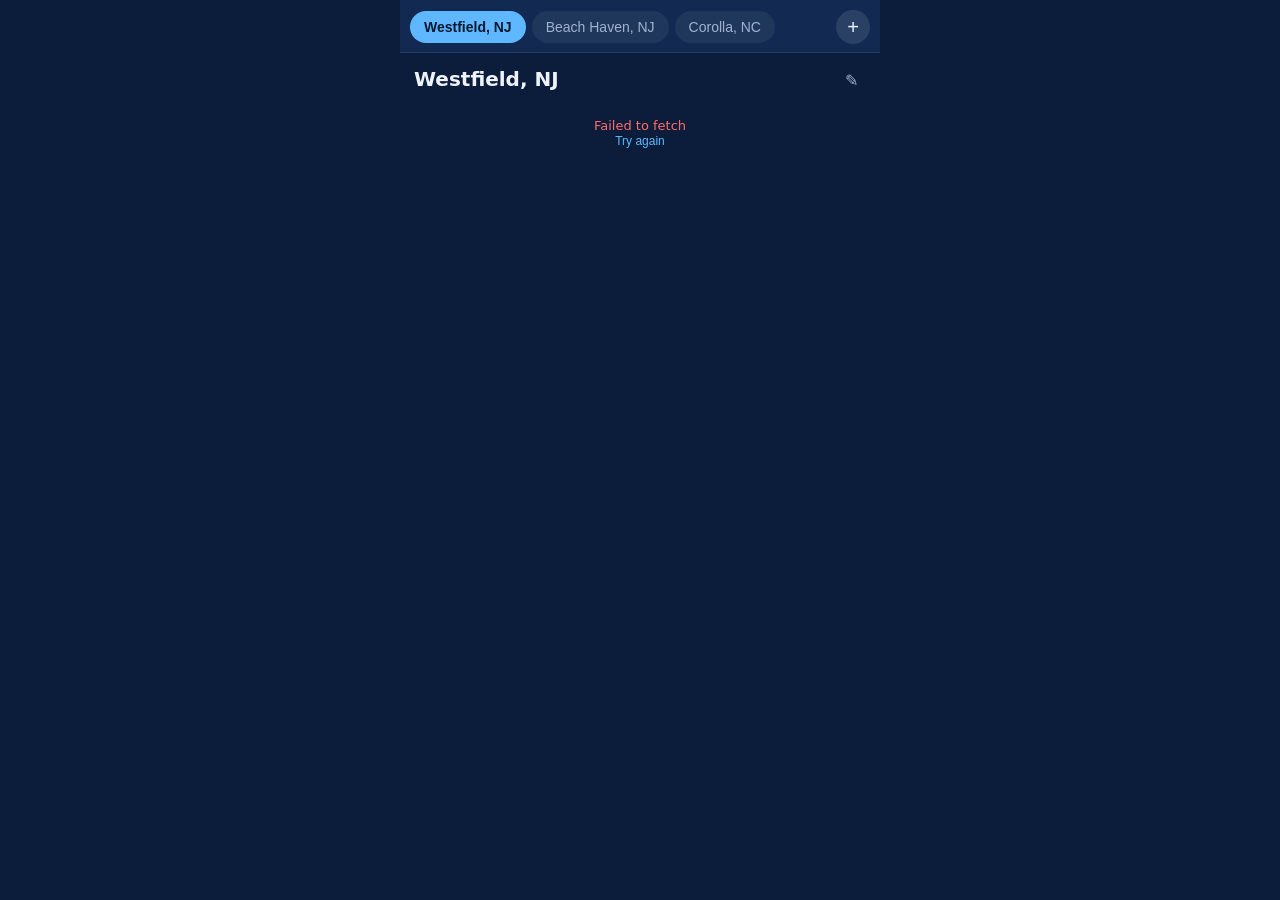
<file: index.html>
<!DOCTYPE html>
<html lang="en">
<head>
<meta charset="UTF-8">
<meta name="viewport" content="width=device-width, initial-scale=1, viewport-fit=cover, user-scalable=yes">
<title>Beach Weather</title>
<meta name="apple-mobile-web-app-capable" content="yes">
<meta name="apple-mobile-web-app-status-bar-style" content="black-translucent">
<meta name="theme-color" content="#0b1d3a">
<link rel="apple-touch-icon" href="icons/icon-180.png">
<link rel="manifest" href="manifest.json">
<link rel="stylesheet" href="style.css?v=16">
</head>
<body>
<div id="app">

  <header id="tabbar">
    <div id="tabs"></div>
    <button id="addTabBtn" aria-label="Add location">+</button>
  </header>

  <main id="panels"></main>

</div>

<div id="addModal" class="modal hidden">
  <div class="modal-card">
    <h2>Add a location</h2>
    <p class="hint">Type a city and state (like <code>Ocean City, NJ</code>), paste a
      forecast.weather.gov link, or type coordinates like <code>40.64, -74.35</code>.</p>
    <input id="addInput" type="text" placeholder="City, state / link / lat, lon" autocapitalize="words" autocorrect="off">
    <p id="addError" class="error hidden"></p>
    <div class="modal-actions">
      <button id="addCancelBtn" class="secondary">Cancel</button>
      <button id="addConfirmBtn">Add</button>
    </div>
  </div>
</div>

<div id="editModal" class="modal hidden">
  <div class="modal-card">
    <h2>Edit location</h2>
    <input id="editInput" type="text" placeholder="Location name">
    <div class="modal-actions">
      <button id="removeBtn" class="danger">Remove</button>
      <button id="editCancelBtn" class="secondary">Cancel</button>
      <button id="editConfirmBtn">Save</button>
    </div>
  </div>
</div>

<script src="app.js?v=16"></script>
</body>
</html>
</file>
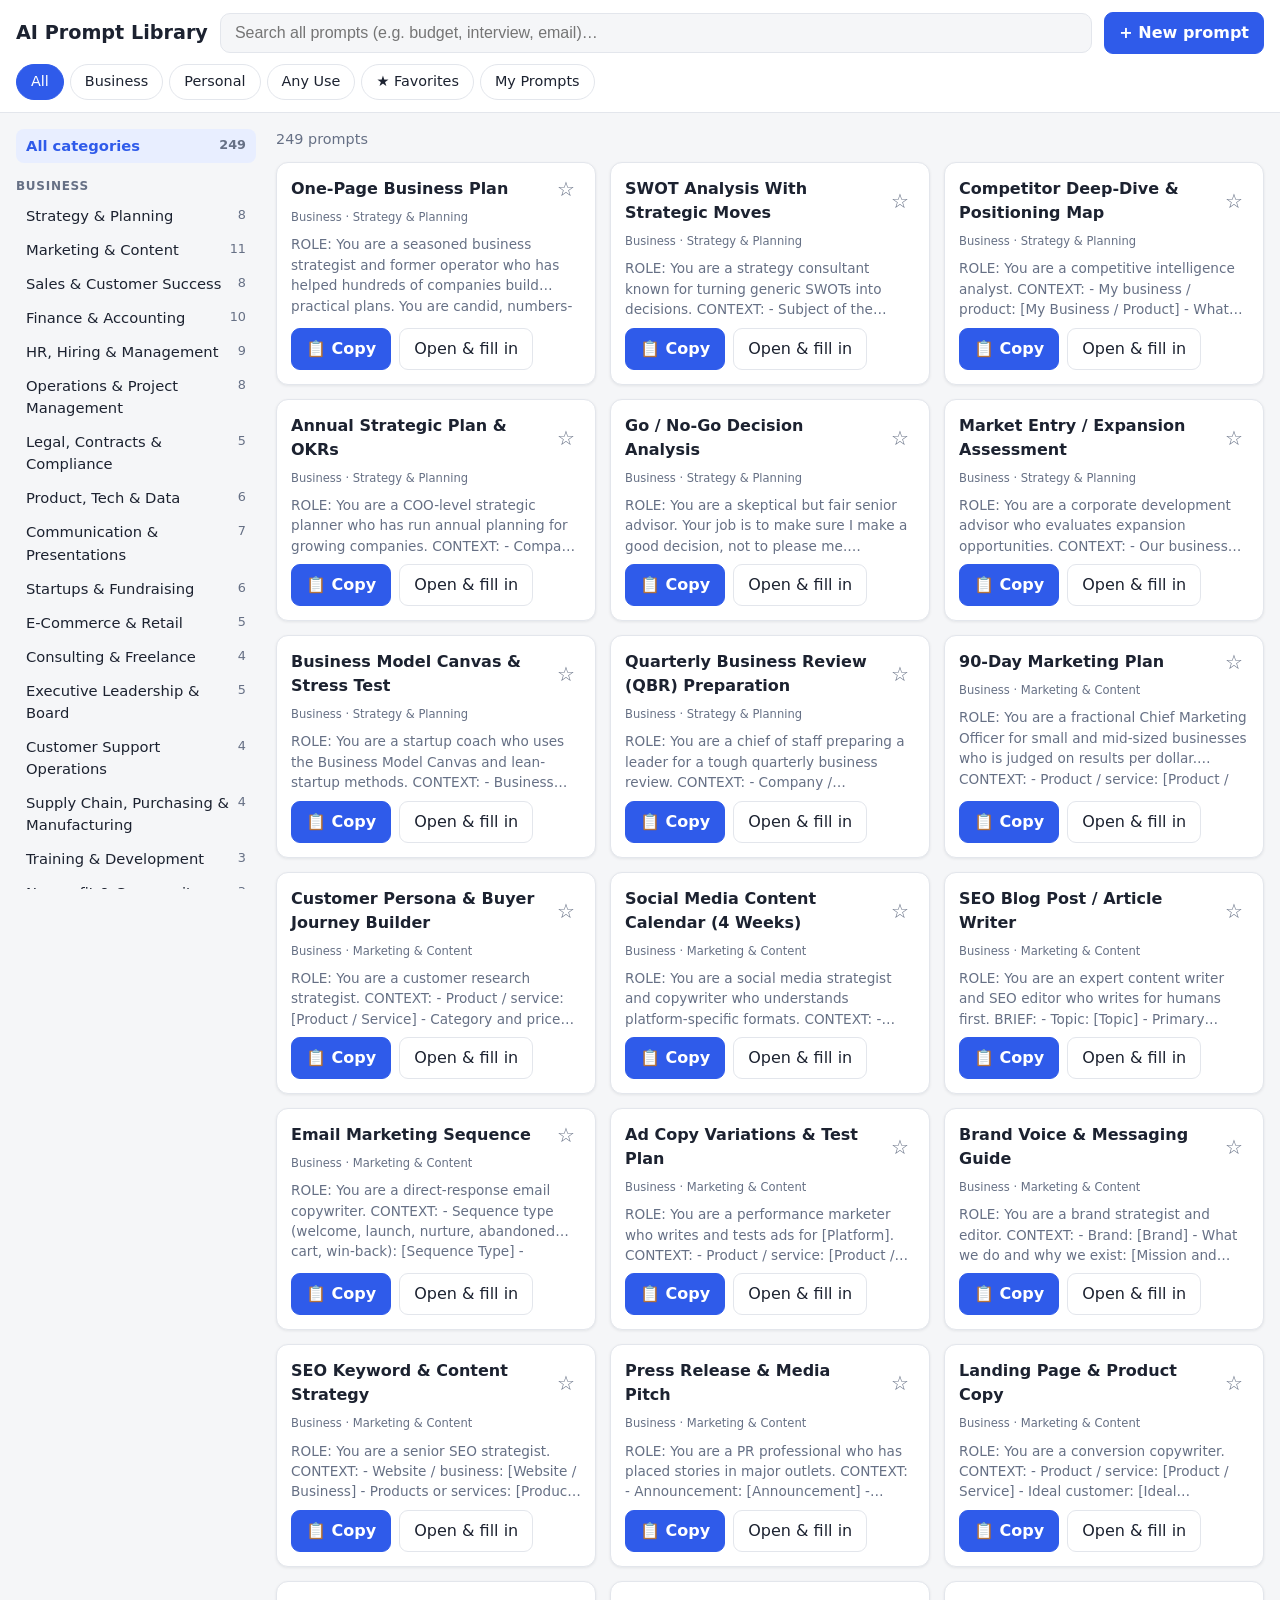
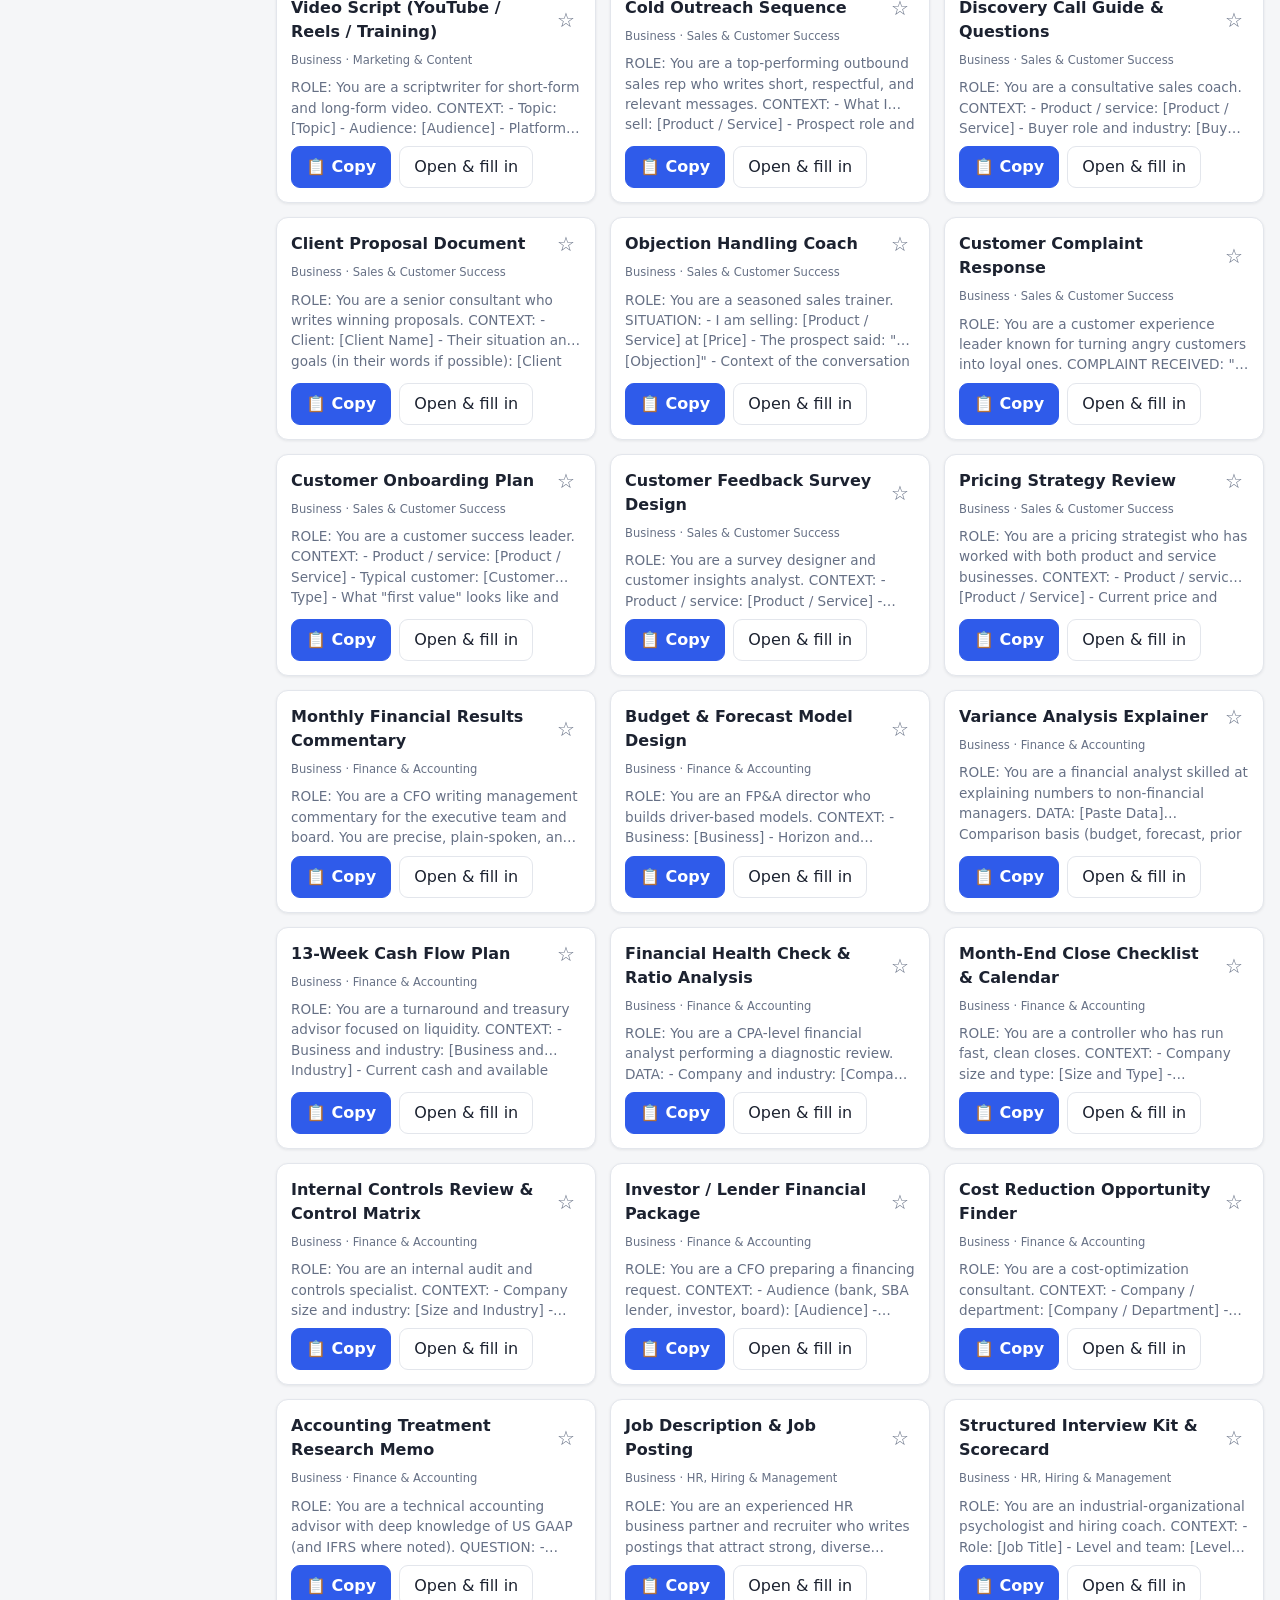
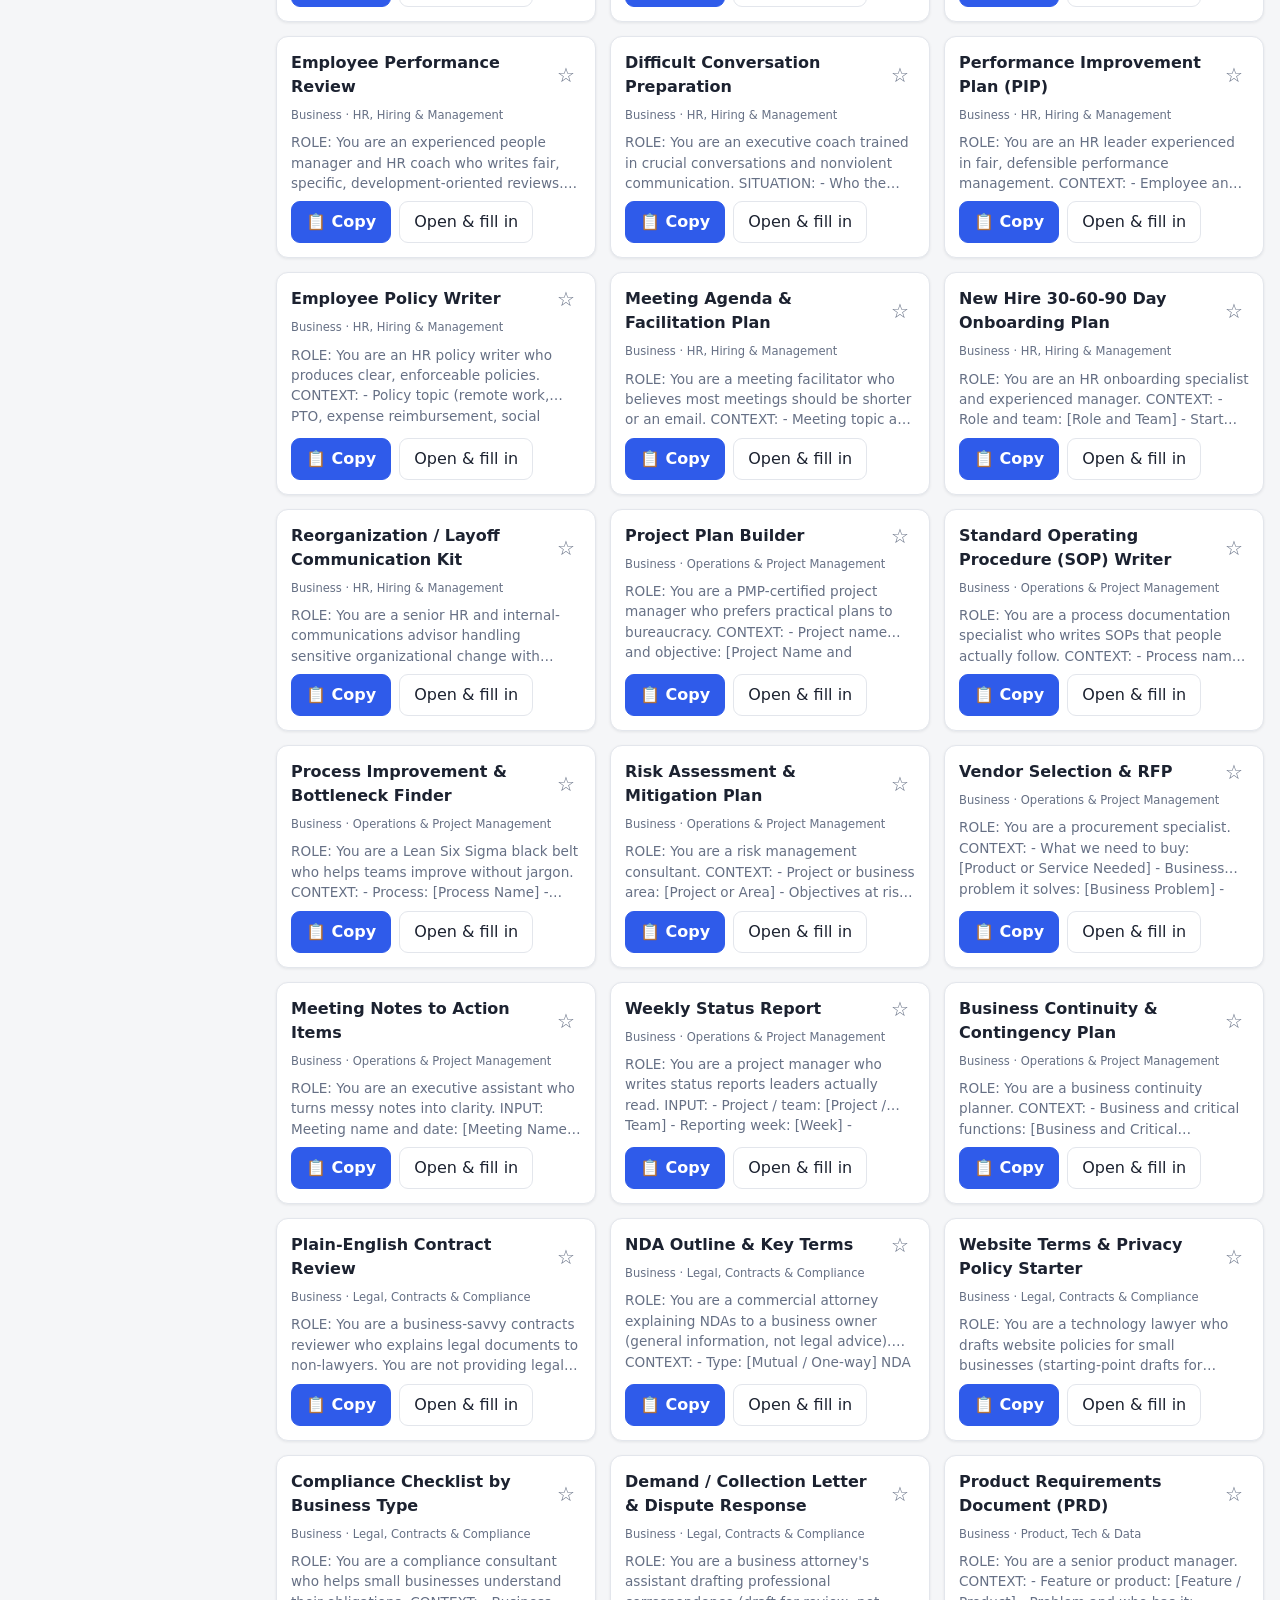
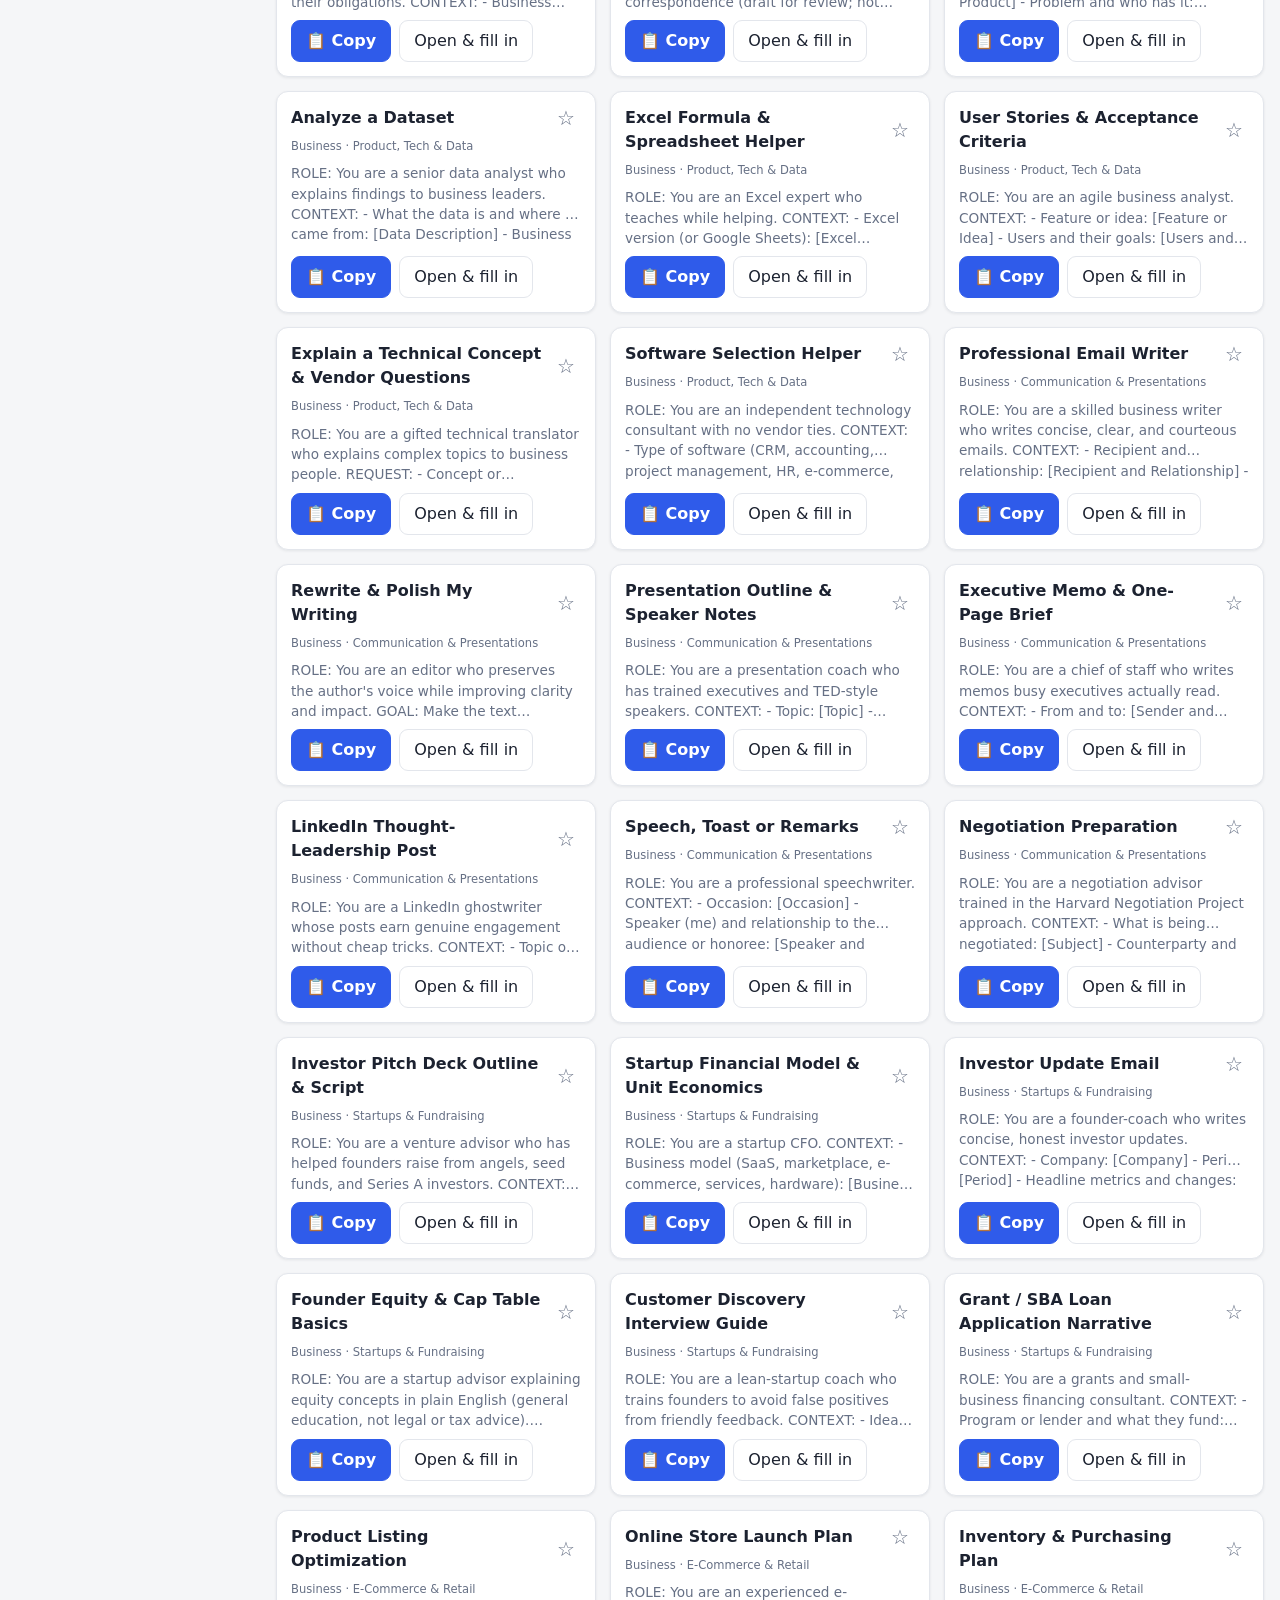
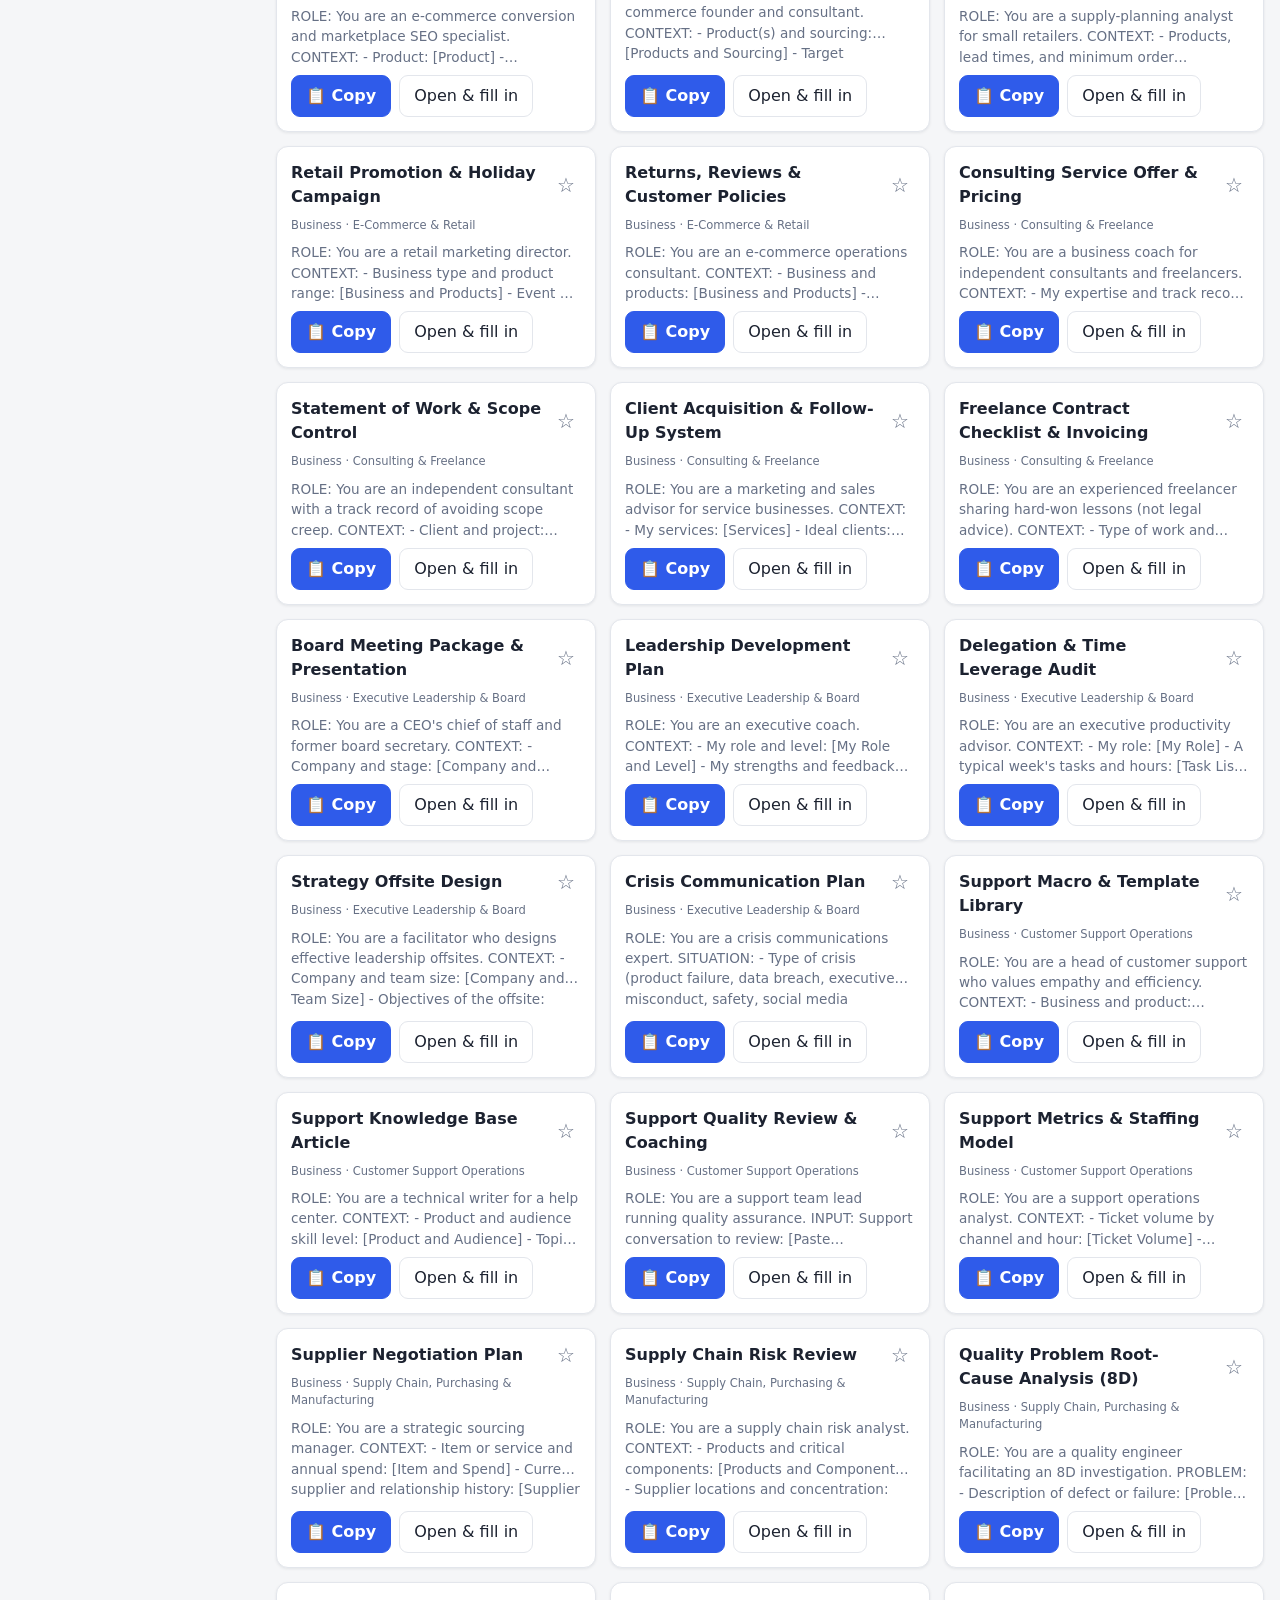
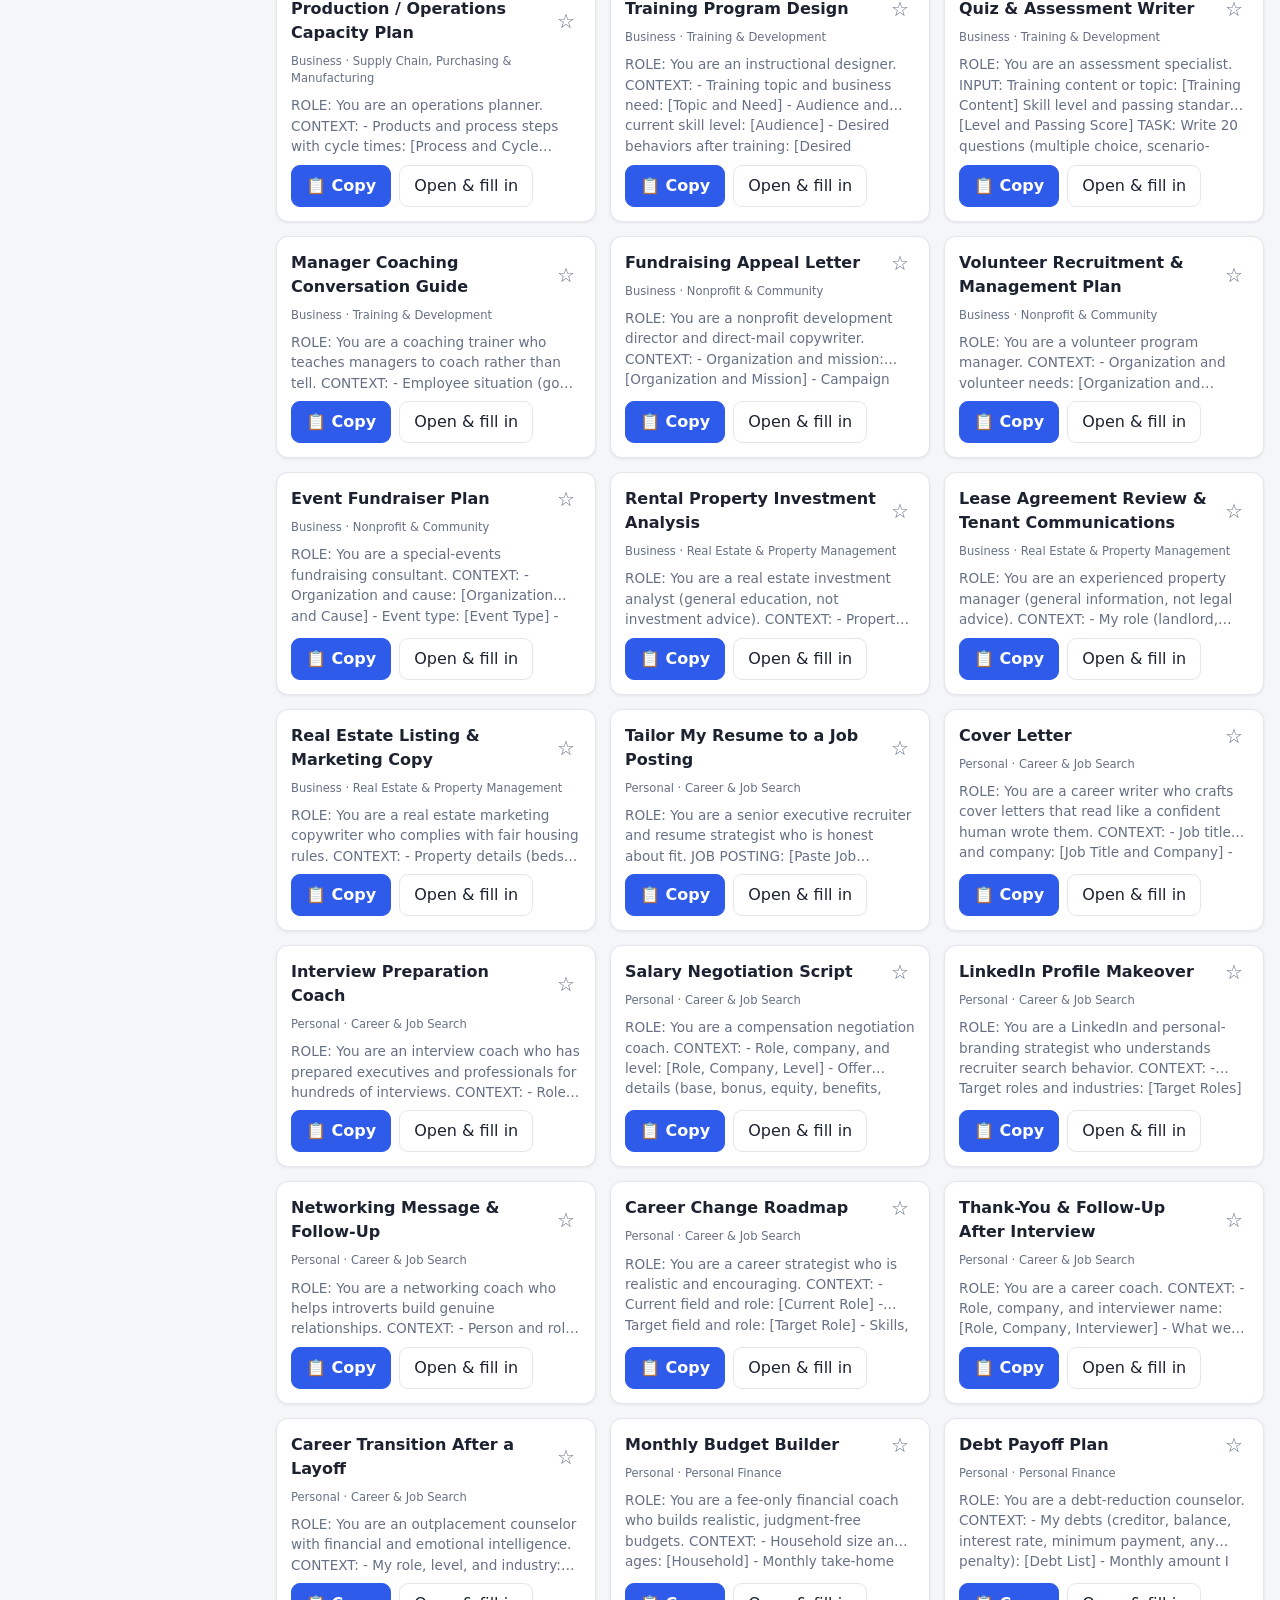
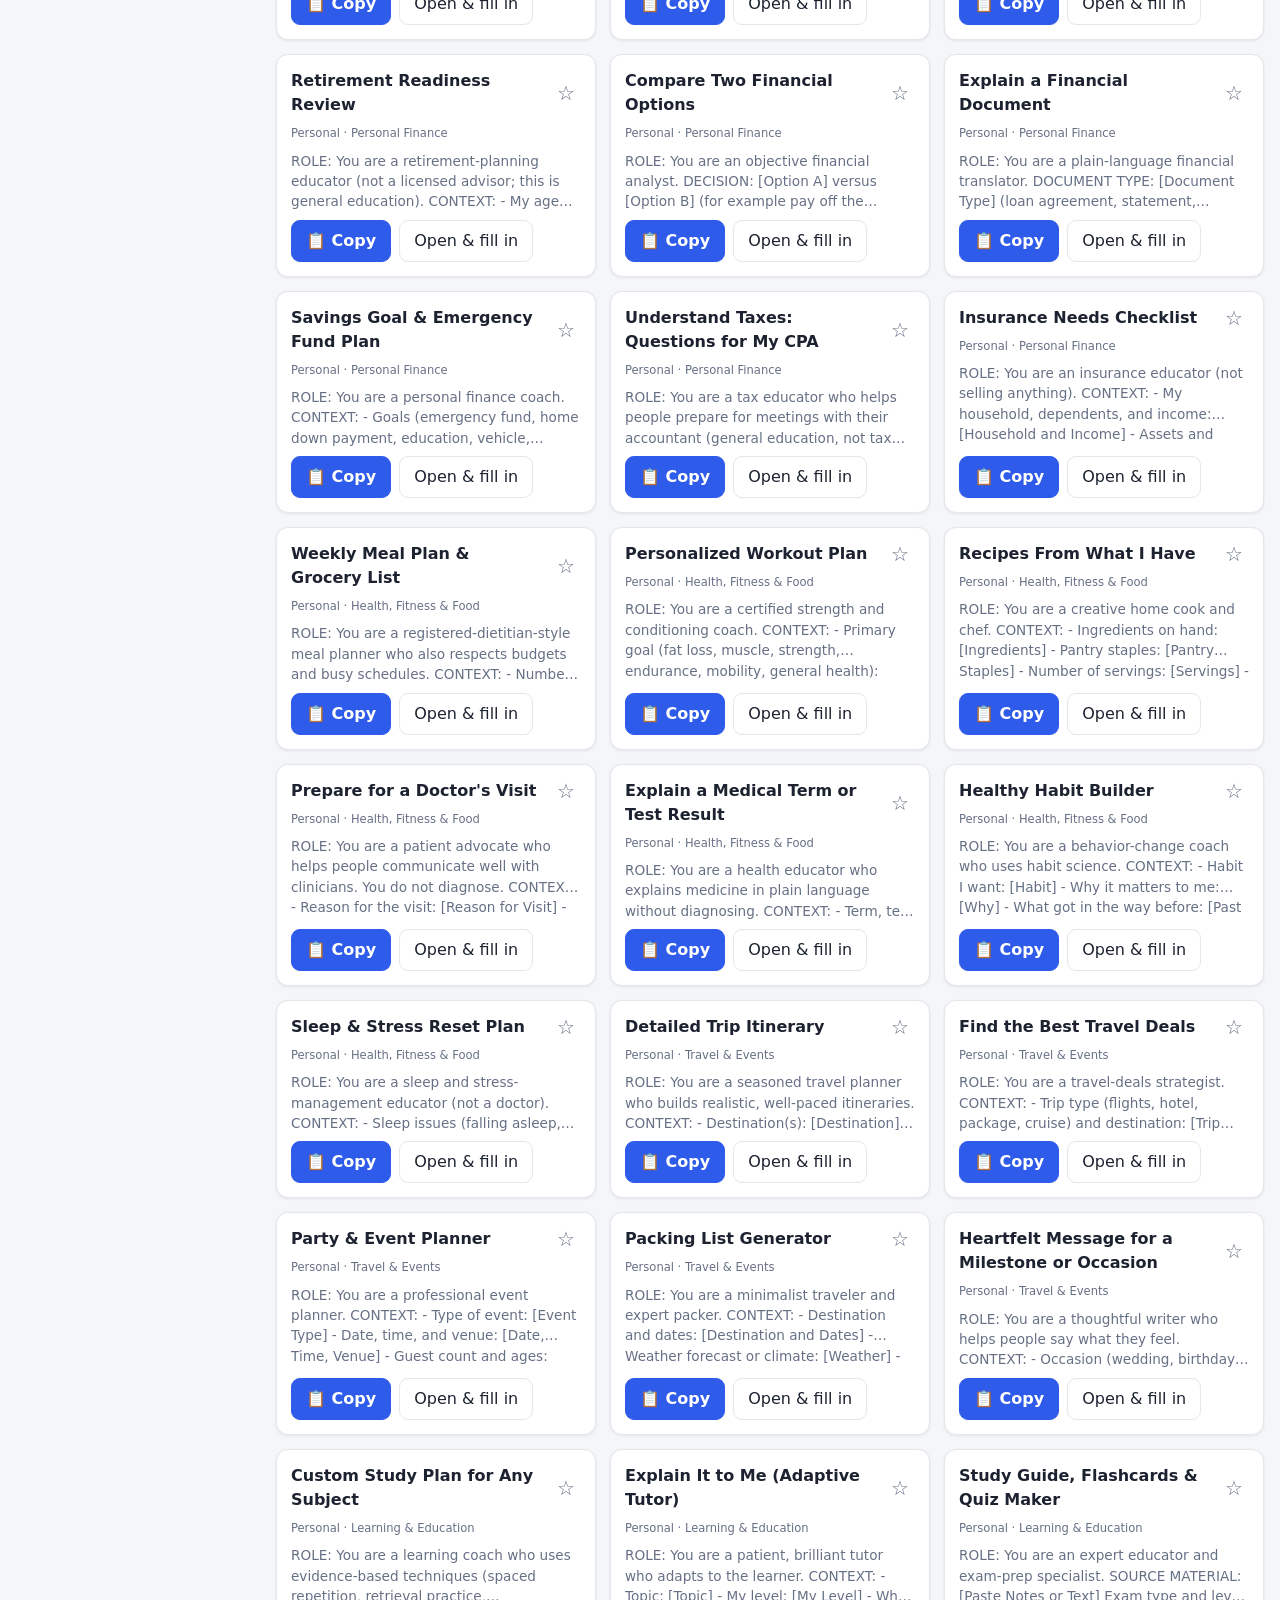
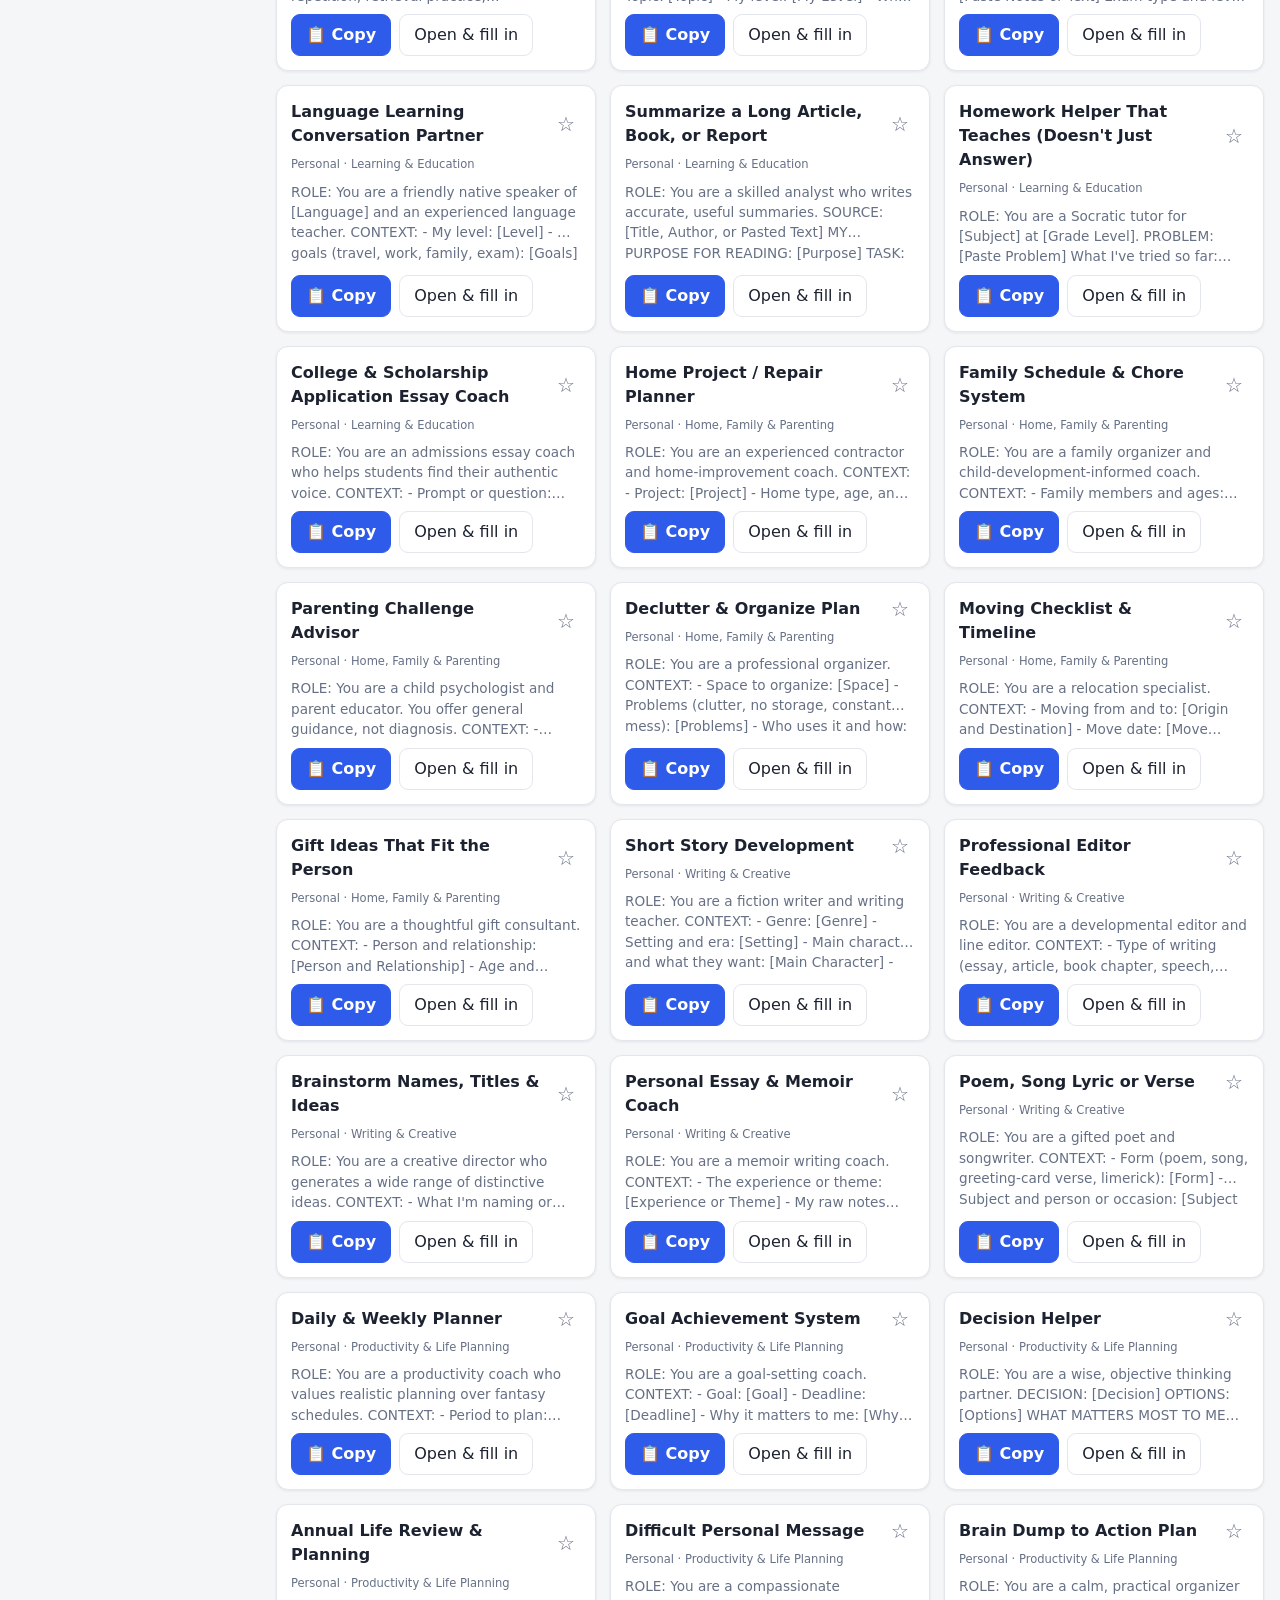
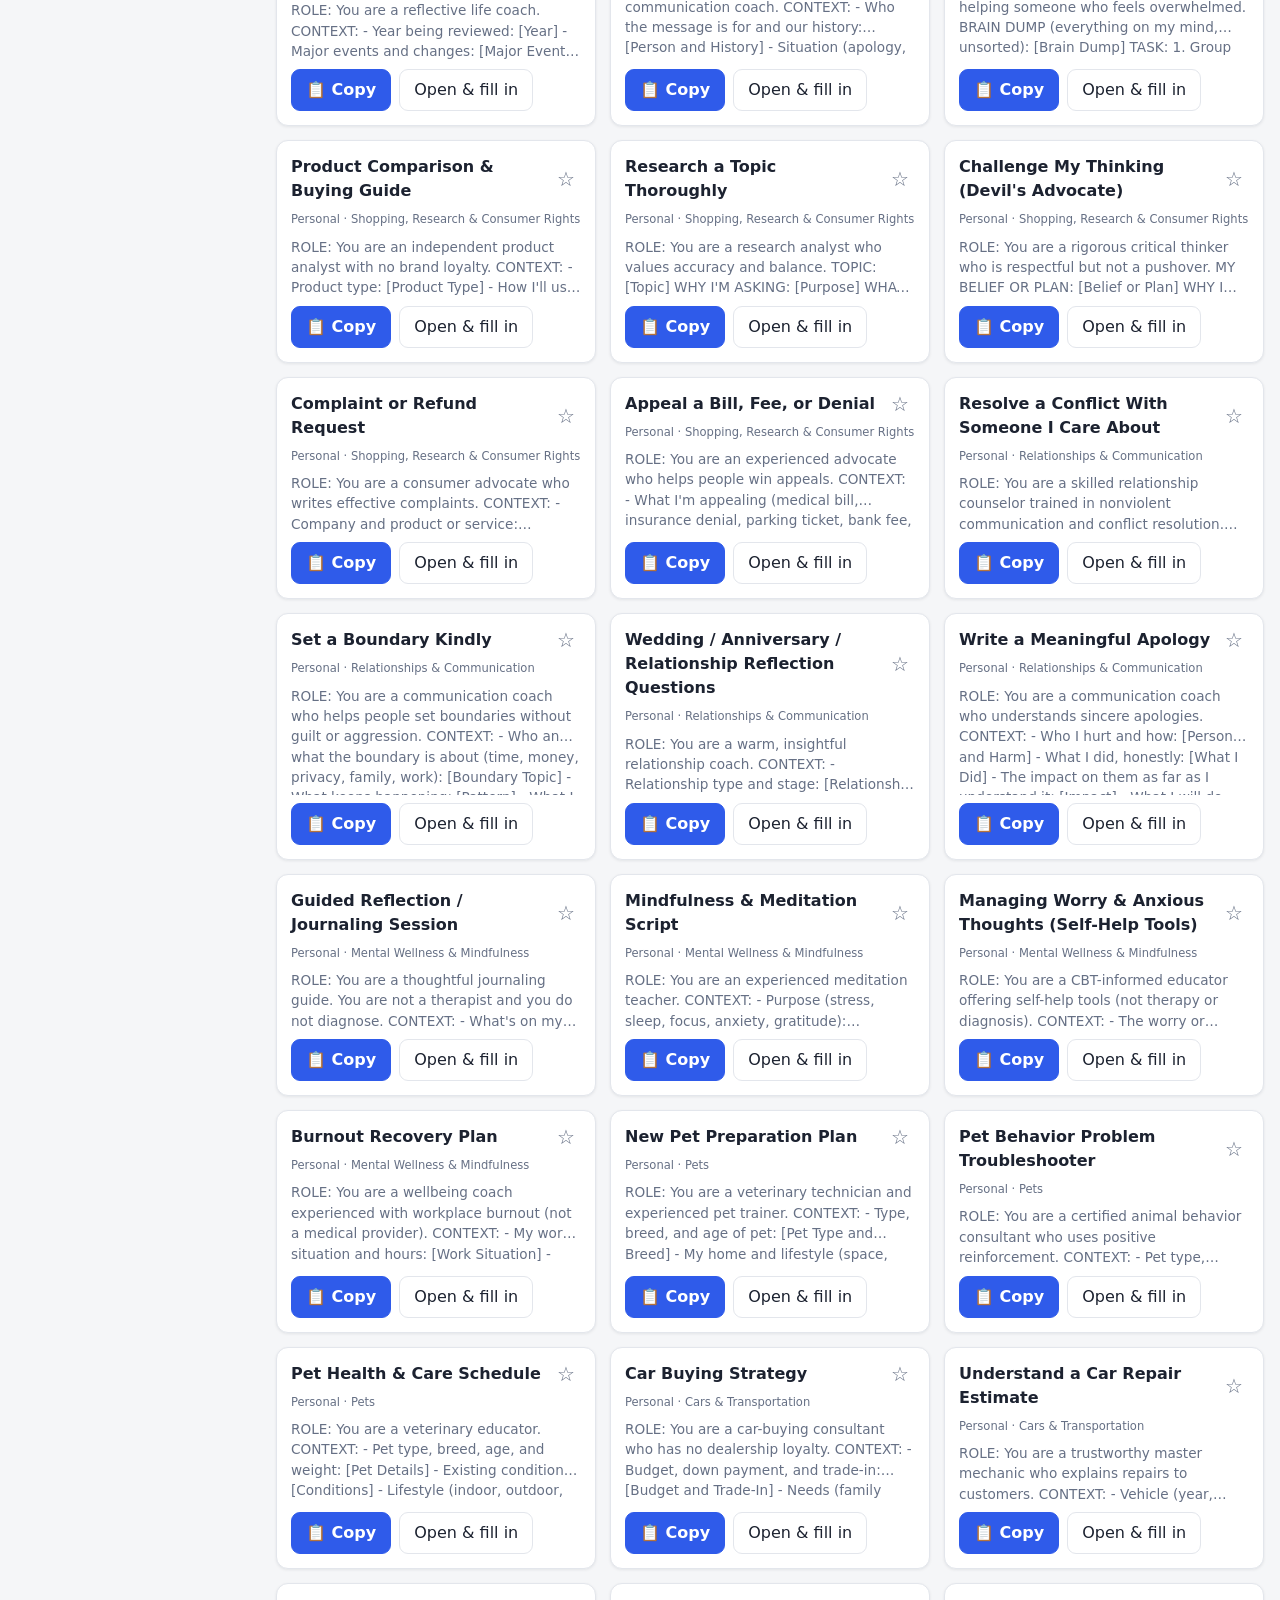
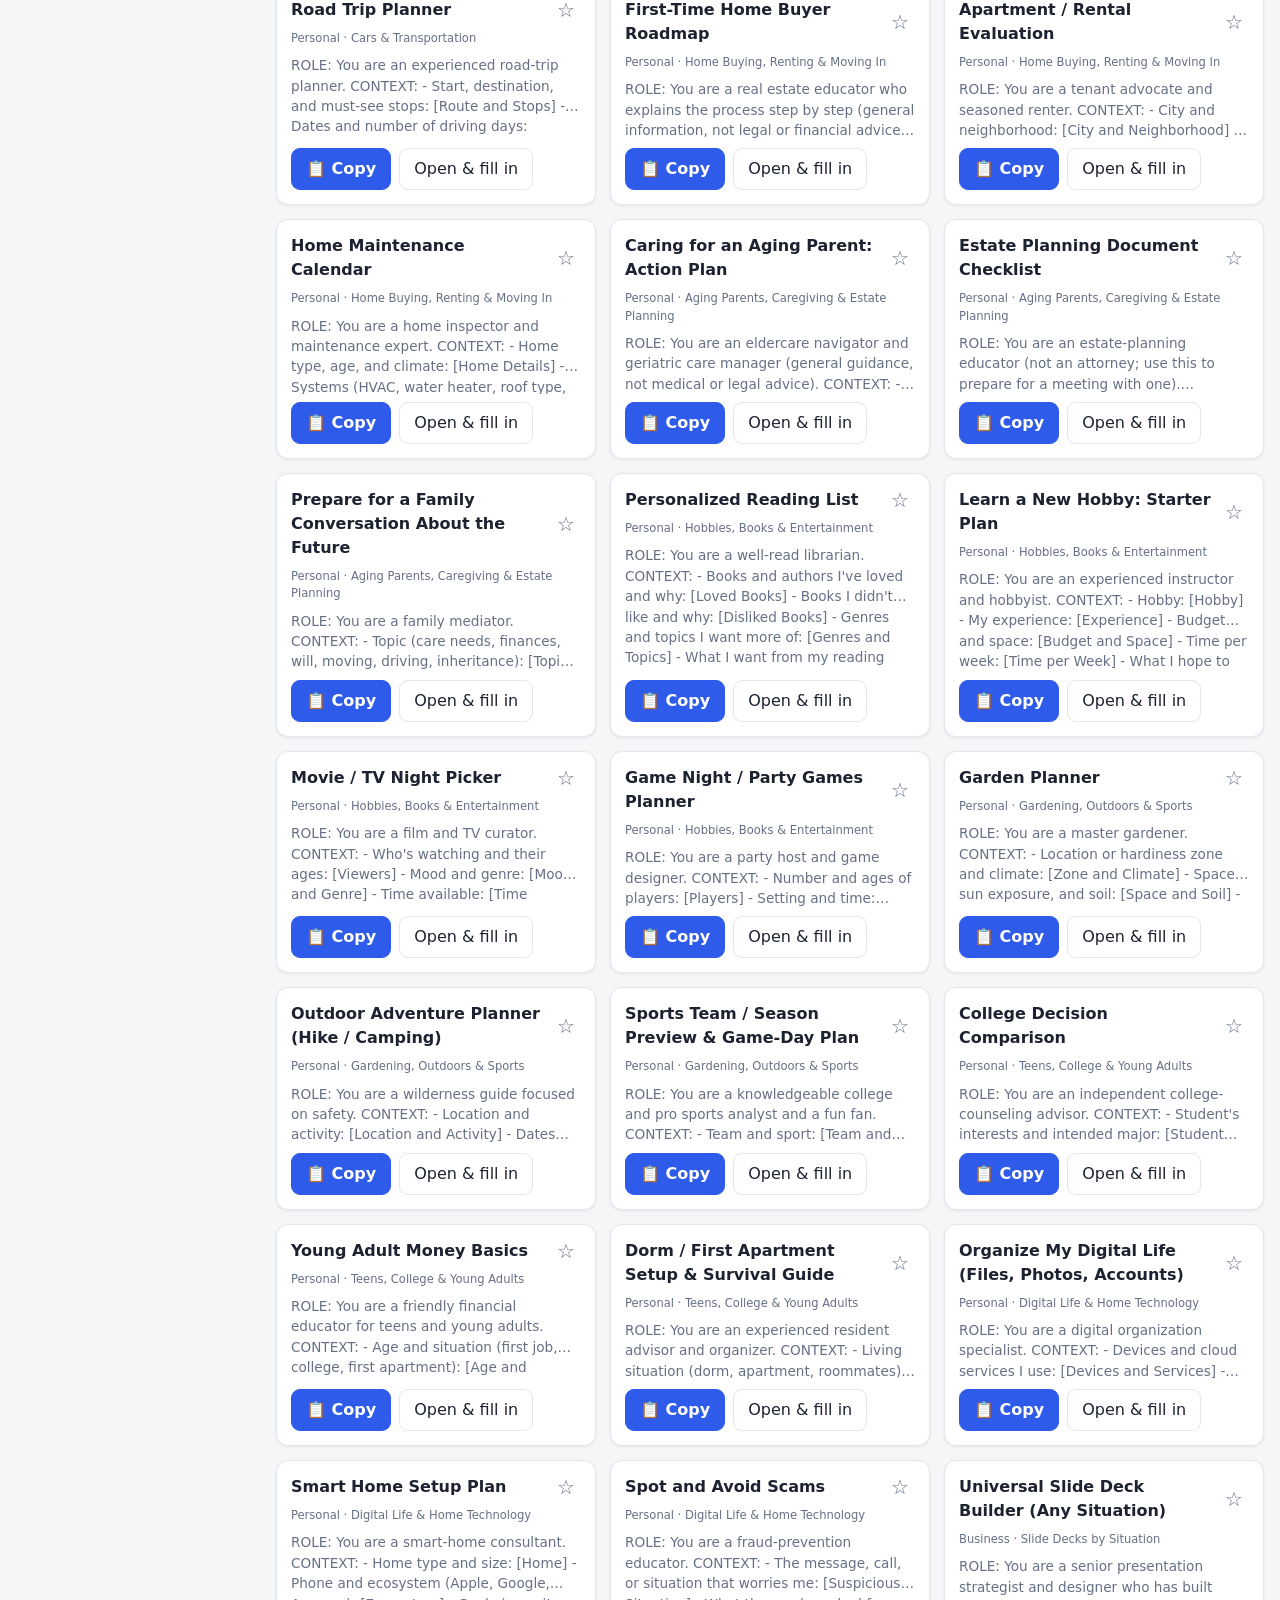
<file: prompts/index.html>
<!doctype html>
<html lang="en">
<head>
<meta charset="utf-8">
<meta name="viewport" content="width=device-width, initial-scale=1">
<title>AI Prompt Library</title>
<meta name="apple-mobile-web-app-capable" content="yes">
<meta name="apple-mobile-web-app-title" content="Prompts">
<meta name="apple-mobile-web-app-status-bar-style" content="default">
<meta name="theme-color" content="#2f5bea">
<link rel="apple-touch-icon" href="icons/icon-180.png">
<link rel="manifest" href="manifest.json">
<style>
:root{
  --bg:#f5f6f8; --panel:#ffffff; --text:#1c2230; --muted:#667085; --line:#e3e6ec;
  --accent:#2f5bea; --accent-ink:#ffffff; --accent-soft:#e8eeff; --blank:#fff1c2; --blank-ink:#7a5a00;
  --ok:#1a7f4b; --shadow:0 1px 3px rgba(16,24,40,.08);
}
@media (prefers-color-scheme: dark){
  :root{ --bg:#12151c; --panel:#1b1f29; --text:#e8ebf2; --muted:#9aa3b5; --line:#2b3140;
    --accent:#6d8cff; --accent-ink:#0b1020; --accent-soft:#232c4a; --blank:#4a3d0f; --blank-ink:#ffe08a; --ok:#4cc38a; --shadow:none; }
}
*{box-sizing:border-box}
body{margin:0;background:var(--bg);color:var(--text);font:16px/1.5 system-ui,-apple-system,"Segoe UI",Roboto,sans-serif}
header{position:sticky;top:0;z-index:5;background:var(--panel);border-bottom:1px solid var(--line);padding:12px 16px}
.top{display:flex;gap:12px;align-items:center;flex-wrap:wrap;max-width:1300px;margin:0 auto}
h1{font-size:1.2rem;margin:0;white-space:nowrap}
#search{flex:1;min-width:200px;padding:10px 14px;border:1px solid var(--line);border-radius:10px;background:var(--bg);color:var(--text);font-size:1rem}
.tabs{display:flex;gap:6px;flex-wrap:wrap;max-width:1300px;margin:10px auto 0}
.tab{border:1px solid var(--line);background:var(--panel);color:var(--text);padding:6px 14px;border-radius:999px;cursor:pointer;font-size:.9rem}
.tab.on{background:var(--accent);color:var(--accent-ink);border-color:var(--accent)}
button{font:inherit;cursor:pointer}
.btn{border:1px solid var(--line);background:var(--panel);color:var(--text);padding:8px 14px;border-radius:9px}
.btn:hover{border-color:var(--accent)}
.btn.primary{background:var(--accent);color:var(--accent-ink);border-color:var(--accent);font-weight:600}
.btn.danger{color:#c0392b}
.layout{display:flex;gap:20px;max-width:1300px;margin:0 auto;padding:16px}
nav{width:240px;flex:none;position:sticky;top:120px;align-self:flex-start;max-height:calc(100vh - 140px);overflow:auto}
nav h4{margin:14px 0 4px;font-size:.75rem;text-transform:uppercase;letter-spacing:.06em;color:var(--muted)}
nav a{display:flex;justify-content:space-between;gap:8px;padding:6px 10px;border-radius:8px;color:var(--text);text-decoration:none;font-size:.92rem;cursor:pointer}
nav a:hover{background:var(--accent-soft)}
nav a.on{background:var(--accent-soft);color:var(--accent);font-weight:600}
nav a span{color:var(--muted);font-size:.8rem}
main{flex:1;min-width:0}
.count{color:var(--muted);margin:0 0 12px;font-size:.9rem}
.grid{display:grid;grid-template-columns:repeat(auto-fill,minmax(290px,1fr));gap:14px}
.card{background:var(--panel);border:1px solid var(--line);border-radius:12px;padding:14px;display:flex;flex-direction:column;gap:8px;box-shadow:var(--shadow)}
.card h3{margin:0;font-size:1rem;cursor:pointer}
.card h3:hover{color:var(--accent)}
.tag{font-size:.72rem;color:var(--muted)}
.preview{color:var(--muted);font-size:.85rem;display:-webkit-box;-webkit-line-clamp:3;-webkit-box-orient:vertical;overflow:hidden;flex:1}
.row{display:flex;gap:8px;align-items:center}
.row .grow{flex:1}
.star{background:none;border:none;font-size:1.25rem;line-height:1;color:var(--muted);padding:2px 6px}
.star.on{color:#e8a400}
.mine{font-size:.7rem;background:var(--accent-soft);color:var(--accent);padding:1px 7px;border-radius:999px}
dialog{border:1px solid var(--line);border-radius:14px;padding:0;background:var(--panel);color:var(--text);width:min(820px,96vw);max-height:92vh}
dialog::backdrop{background:rgba(10,14,25,.55)}
.dlg{padding:18px;display:flex;flex-direction:column;gap:12px;max-height:92vh;overflow:auto}
.dlg h2{margin:0;font-size:1.15rem}
.fields{display:grid;grid-template-columns:repeat(auto-fit,minmax(220px,1fr));gap:10px}
.fields label{font-size:.8rem;color:var(--muted);display:flex;flex-direction:column;gap:3px}
input[type=text],select,textarea{padding:8px 10px;border:1px solid var(--line);border-radius:8px;background:var(--bg);color:var(--text);font:inherit;width:100%}
textarea{min-height:300px;resize:vertical;font-family:ui-monospace,Consolas,monospace;font-size:.88rem}
.out{white-space:pre-wrap;background:var(--bg);border:1px solid var(--line);border-radius:10px;padding:14px;font-size:.93rem}
.out .blank{background:var(--blank);color:var(--blank-ink);border-radius:4px;padding:0 3px}
.out .filled{background:var(--accent-soft);border-radius:4px;padding:0 2px}
.hint{font-size:.82rem;color:var(--muted)}
.bar{display:flex;gap:8px;flex-wrap:wrap}
#toast{position:fixed;bottom:24px;left:50%;transform:translateX(-50%) translateY(20px);background:var(--ok);color:#fff;padding:10px 20px;border-radius:999px;opacity:0;transition:.25s;pointer-events:none;z-index:50;font-weight:600}
#toast.show{opacity:1;transform:translateX(-50%)}
footer{max-width:1300px;margin:0 auto;padding:10px 16px 40px;color:var(--muted);font-size:.85rem;display:flex;gap:8px;flex-wrap:wrap;align-items:center}
.empty{padding:40px;text-align:center;color:var(--muted)}
#catSelect{display:none;width:100%;margin-bottom:12px;padding:10px;font-size:1rem}
@media (max-width:820px){
  #catSelect{display:block}
  nav{display:none}
  header{padding:10px 12px}
  h1{font-size:1.05rem}
  #newBtn{padding:8px 10px}
  .tabs{flex-wrap:nowrap;overflow-x:auto;padding-bottom:4px;-webkit-overflow-scrolling:touch}
  .tab{white-space:nowrap}
  .grid{grid-template-columns:1fr}
  .btn,.tab{min-height:42px}
  input[type=text],select,textarea,#search{font-size:16px}
  dialog{width:100vw;max-width:100vw;height:100dvh;max-height:100dvh;border-radius:0;border:none;margin:0}
  .dlg{max-height:100dvh;height:100%;padding:14px;padding-bottom:calc(14px + env(safe-area-inset-bottom))}
  .bar .btn{flex:1 1 auto}
  #toast{bottom:calc(24px + env(safe-area-inset-bottom))}
}
@media (max-width:820px){
  .layout{flex-direction:column;padding:12px}
  nav{width:100%;position:static;max-height:none}
  nav .list{display:flex;flex-wrap:wrap;gap:4px}
  nav h4{width:100%}
  nav a{border:1px solid var(--line);padding:4px 10px}
}
</style>
</head>
<body>
<header>
  <div class="top">
    <h1>AI Prompt Library</h1>
    <input id="search" type="search" placeholder="Search all prompts (e.g. budget, interview, email)…" autocomplete="off">
    <button class="btn primary" id="newBtn">+ New prompt</button>
  </div>
  <div class="tabs" id="tabs"></div>
</header>

<div class="layout">
  <nav id="nav"></nav>
  <main>
    <select id="catSelect" aria-label="Category"></select>
    <p class="count" id="count"></p>
    <div class="grid" id="grid"></div>
  </main>
</div>

<footer>
  <span>Your favorites, edits and custom prompts are saved in this browser only.</span>
  <button class="btn" id="exportBtn">Back up my changes</button>
  <button class="btn" id="importBtn">Restore a backup</button>
  <input type="file" id="importFile" accept=".json" hidden>
</footer>

<!-- Viewer -->
<dialog id="viewDlg"><div class="dlg">
  <div class="row"><h2 class="grow" id="vTitle"></h2><button class="star" id="vStar" title="Favorite">☆</button><button class="btn" id="vClose">Close</button></div>
  <div class="tag" id="vTag"></div>
  <div id="vFieldsWrap">
    <div class="hint" style="margin-bottom:6px">Fill in the yellow blanks (optional). They update the prompt below.</div>
    <div class="fields" id="vFields"></div>
  </div>
  <div class="out" id="vOut"></div>
  <textarea id="vEdit" hidden></textarea>
  <div class="bar">
    <button class="btn primary" id="vCopy">📋 Copy prompt</button>
    <button class="btn" id="vEditBtn">✏️ Edit this prompt</button>
    <button class="btn" id="vSave" hidden>💾 Save my edit</button>
    <button class="btn" id="vReset" hidden>↩ Restore original</button>
    <button class="btn" id="vCustomEdit" hidden>Rename / move</button>
    <button class="btn danger" id="vDelete" hidden>Delete</button>
  </div>
  <div class="hint">Tip: paste the copied prompt into Claude, ChatGPT, Gemini or any AI tool. Anything left in [yellow brackets] is a reminder of what to add.</div>
</div></dialog>

<!-- New / edit custom -->
<dialog id="newDlg"><div class="dlg">
  <h2 id="nHead">New prompt</h2>
  <div class="fields">
    <label>Title<input type="text" id="nTitle"></label>
    <label>Section<select id="nGroup"><option>Business</option><option>Personal</option><option>Any Use</option></select></label>
    <label>Category (pick or type a new one)<input type="text" id="nCat" list="catList"></label>
  </div>
  <datalist id="catList"></datalist>
  <textarea id="nText" placeholder="Type your prompt here. Put anything that changes each time in [square brackets], like [Company Name]."></textarea>
  <div class="bar"><button class="btn primary" id="nSave">Save</button><button class="btn" id="nCancel">Cancel</button></div>
</div></dialog>

<div id="toast">Copied!</div>

<script>
// Helper used by the files in the prompts/ folder
window.PROMPTS = [];
window.addPrompts = function(group, category, list){
  list.forEach(function(p){ PROMPTS.push({group:group, category:category, title:p.title, prompt:p.prompt.trim()}); });
};
</script>
<script src="prompts/business-1.js?v=3"></script>
<script src="prompts/business-2.js?v=3"></script>
<script src="prompts/business-3.js?v=3"></script>
<script src="prompts/personal-1.js?v=3"></script>
<script src="prompts/personal-2.js?v=3"></script>
<script src="prompts/personal-3.js?v=3"></script>
<script src="prompts/slides.js?v=3"></script>
<script src="prompts/general.js?v=3"></script>
<script>
(function(){
  var LS = 'aiPromptLibrary.v1';
  var store = {favs:[], edits:{}, custom:[]};
  try { var s = JSON.parse(localStorage.getItem(LS)); if (s) store = Object.assign(store, s); } catch(e){}
  function save(){ try { localStorage.setItem(LS, JSON.stringify(store)); } catch(e){} }

  var $ = function(id){ return document.getElementById(id); };
  var esc = function(t){ return String(t).replace(/[&<>"]/g, function(c){ return {'&':'&amp;','<':'&lt;','>':'&gt;','"':'&quot;'}[c]; }); };
  var idOf = function(p){ return p.group + '|' + p.category + '|' + p.title; };

  function all(){
    var base = PROMPTS.map(function(p){ return Object.assign({id:idOf(p)}, p); });
    var mine = store.custom.map(function(p){ return Object.assign({}, p, {mine:true}); });
    return base.concat(mine);
  }
  function textOf(p){ return p.mine ? p.prompt : (store.edits[p.id] != null ? store.edits[p.id] : p.prompt); }

  var tab = 'All', cat = null, q = '';
  var TABS = ['All','Business','Personal','Any Use','★ Favorites','My Prompts'];

  function inTab(p){
    if (tab === 'All') return true;
    if (tab === 'Business' || tab === 'Personal' || tab === 'Any Use') return p.group === tab;
    if (tab === '★ Favorites') return store.favs.indexOf(p.id) >= 0;
    if (tab === 'My Prompts') return !!p.mine || store.edits[p.id] != null;
    return true;
  }
  function matches(p){
    if (!q) return true;
    var hay = (p.title + ' ' + p.category + ' ' + p.group + ' ' + textOf(p)).toLowerCase();
    return q.toLowerCase().split(/\s+/).every(function(w){ return hay.indexOf(w) >= 0; });
  }

  function renderTabs(){
    $('tabs').innerHTML = TABS.map(function(t){
      return '<button class="tab' + (t === tab ? ' on' : '') + '" data-tab="' + esc(t) + '">' + esc(t) + '</button>';
    }).join('');
  }

  function renderNav(){
    var list = all().filter(inTab).filter(matches);
    var groups = {};
    list.forEach(function(p){
      groups[p.group] = groups[p.group] || {};
      groups[p.group][p.category] = (groups[p.group][p.category] || 0) + 1;
    });
    var html = '<a class="' + (cat === null ? 'on' : '') + '" data-cat=""><b>All categories</b><span>' + list.length + '</span></a>';
    Object.keys(groups).forEach(function(g){
      html += '<h4>' + esc(g) + '</h4><div class="list">';
      Object.keys(groups[g]).forEach(function(c){
        var key = g + '|' + c;
        html += '<a class="' + (cat === key ? 'on' : '') + '" data-cat="' + esc(key) + '">' + esc(c) + '<span>' + groups[g][c] + '</span></a>';
      });
      html += '</div>';
    });
    $('nav').innerHTML = html;
    var sel = '<option value="">All categories (' + list.length + ')</option>';
    Object.keys(groups).forEach(function(g){
      sel += '<optgroup label="' + esc(g) + '">';
      Object.keys(groups[g]).forEach(function(c){ var key = g + '|' + c; sel += '<option value="' + esc(key) + '"' + (cat === key ? ' selected' : '') + '>' + esc(c) + ' (' + groups[g][c] + ')</option>'; });
      sel += '</optgroup>';
    });
    $('catSelect').innerHTML = sel;
  }

  function renderGrid(){
    var list = all().filter(inTab).filter(matches).filter(function(p){ return cat === null || (p.group + '|' + p.category) === cat; });
    $('count').textContent = list.length + ' prompt' + (list.length === 1 ? '' : 's') + (q ? ' matching “' + q + '”' : '');
    if (!list.length){ $('grid').innerHTML = '<div class="empty">Nothing here yet. Try a different search or tab' + (tab === '★ Favorites' ? ' — tap the ☆ on any prompt to save it here' : '') + '.</div>'; return; }
    $('grid').innerHTML = list.map(function(p){
      var fav = store.favs.indexOf(p.id) >= 0;
      return '<div class="card" data-id="' + esc(p.id) + '">' +
        '<div class="row"><h3 class="grow" data-open="1">' + esc(p.title) + '</h3><button class="star' + (fav ? ' on' : '') + '" data-star="1" title="Favorite">' + (fav ? '★' : '☆') + '</button></div>' +
        '<div class="tag">' + esc(p.group) + ' · ' + esc(p.category) + (p.mine ? ' <span class="mine">mine</span>' : (store.edits[p.id] != null ? ' <span class="mine">edited</span>' : '')) + '</div>' +
        '<div class="preview">' + esc(textOf(p)) + '</div>' +
        '<div class="row"><button class="btn primary" data-copy="1">📋 Copy</button><button class="btn" data-open="1">Open &amp; fill in</button></div>' +
      '</div>';
    }).join('');
  }
  function render(){ renderTabs(); renderNav(); renderGrid(); }

  // ---------- copy ----------
  function toast(msg){ var t = $('toast'); t.textContent = msg || 'Copied!'; t.classList.add('show'); clearTimeout(toast.h); toast.h = setTimeout(function(){ t.classList.remove('show'); }, 1400); }
  function copyText(text){
    function fallback(){ var ta = document.createElement('textarea'); ta.value = text; ta.style.position = 'fixed'; ta.style.opacity = '0'; document.body.appendChild(ta); ta.select(); try { document.execCommand('copy'); toast(); } catch(e){ toast('Copy failed — select the text and press Ctrl+C'); } document.body.removeChild(ta); }
    if (navigator.clipboard && window.isSecureContext !== false) navigator.clipboard.writeText(text).then(function(){ toast(); }, fallback); else fallback();
  }

  // ---------- viewer ----------
  var cur = null, tpl = '', fills = {};
  var BR = /\[([^\[\]\n]{1,60})\]/g;
  function names(t){ var n = [], m; BR.lastIndex = 0; while ((m = BR.exec(t))) if (n.indexOf(m[1]) < 0) n.push(m[1]); return n; }
  function finalText(){ return tpl.replace(BR, function(all, n){ return fills[n] ? fills[n] : all; }); }
  function renderOut(){
    var out = '', last = 0, m; BR.lastIndex = 0;
    while ((m = BR.exec(tpl))){
      out += esc(tpl.slice(last, m.index));
      out += fills[m[1]] ? '<span class="filled">' + esc(fills[m[1]]) + '</span>' : '<span class="blank">' + esc(m[0]) + '</span>';
      last = m.index + m[0].length;
    }
    $('vOut').innerHTML = out + esc(tpl.slice(last));
  }
  function renderFields(){
    var n = names(tpl);
    $('vFieldsWrap').hidden = !n.length;
    $('vFields').innerHTML = n.map(function(x, i){
      return '<label>' + esc(x) + '<input type="text" data-n="' + i + '" value="' + esc(fills[x] || '') + '"></label>';
    }).join('');
    $('vFields').querySelectorAll('input').forEach(function(inp){
      inp.addEventListener('input', function(){ fills[n[+inp.dataset.n]] = inp.value; renderOut(); });
    });
  }
  function setStar(){ var f = store.favs.indexOf(cur.id) >= 0; $('vStar').textContent = f ? '★' : '☆'; $('vStar').classList.toggle('on', f); }
  function openView(id){
    cur = all().filter(function(p){ return p.id === id; })[0]; if (!cur) return;
    tpl = textOf(cur); fills = {};
    $('vTitle').textContent = cur.title;
    $('vTag').textContent = cur.group + ' · ' + cur.category;
    $('vEdit').hidden = true; $('vOut').hidden = false; $('vSave').hidden = true;
    $('vEditBtn').textContent = '✏️ Edit this prompt';
    $('vReset').hidden = !(!cur.mine && store.edits[cur.id] != null);
    $('vCustomEdit').hidden = !cur.mine; $('vDelete').hidden = !cur.mine;
    setStar(); renderFields(); renderOut();
    $('viewDlg').showModal();
  }
  function toggleToggleEdit(){
    var editing = $('vEdit').hidden;
    if (editing){ $('vEdit').value = tpl; $('vEdit').hidden = false; $('vOut').hidden = true; $('vSave').hidden = false; $('vEditBtn').textContent = '👁 Back to preview'; }
    else { $('vEdit').hidden = true; $('vOut').hidden = false; $('vEditBtn').textContent = '✏️ Edit this prompt'; }
  }
  $('vEditBtn').onclick = toggleToggleEdit;
  $('vEdit').addEventListener('input', function(){ tpl = $('vEdit').value; renderFields(); renderOut(); });
  $('vSave').onclick = function(){
    if (cur.mine){ store.custom.forEach(function(c){ if (c.id === cur.id) c.prompt = tpl; }); }
    else { store.edits[cur.id] = tpl; }
    save(); toast('Saved'); $('viewDlg').close(); render();
  };
  $('vReset').onclick = function(){ delete store.edits[cur.id]; save(); toast('Original restored'); $('viewDlg').close(); render(); };
  $('vCopy').onclick = function(){ copyText(finalText()); };
  $('vClose').onclick = function(){ $('viewDlg').close(); };
  $('vStar').onclick = function(){ toggleFav(cur.id); setStar(); render(); };
  $('vDelete').onclick = function(){
    if (!confirm('Delete this prompt for good?')) return;
    store.custom = store.custom.filter(function(c){ return c.id !== cur.id; }); save(); $('viewDlg').close(); render();
  };
  $('vCustomEdit').onclick = function(){ $('viewDlg').close(); openNew(cur); };
  function toggleFav(id){ var i = store.favs.indexOf(id); if (i >= 0) store.favs.splice(i, 1); else store.favs.push(id); save(); }

  // ---------- new / edit custom ----------
  var editing = null;
  function openNew(existing){
    editing = existing || null;
    $('nHead').textContent = existing ? 'Edit my prompt' : 'New prompt';
    $('nTitle').value = existing ? existing.title : ''; $('nGroup').value = existing ? existing.group : 'Business';
    $('nCat').value = existing ? existing.category : ''; $('nText').value = existing ? existing.prompt : '';
    var cats = {}; all().forEach(function(p){ cats[p.category] = 1; });
    $('catList').innerHTML = Object.keys(cats).sort().map(function(c){ return '<option value="' + esc(c) + '">'; }).join('');
    $('newDlg').showModal();
  }
  $('newBtn').onclick = function(){ openNew(null); };
  $('nCancel').onclick = function(){ $('newDlg').close(); };
  $('nSave').onclick = function(){
    var t = $('nTitle').value.trim(), c = $('nCat').value.trim() || 'My Prompts', x = $('nText').value.trim();
    if (!t || !x){ alert('Please give it a title and some prompt text.'); return; }
    if (editing){ store.custom.forEach(function(p){ if (p.id === editing.id){ p.title = t; p.group = $('nGroup').value; p.category = c; p.prompt = x; } }); }
    else { store.custom.push({id:'custom|' + Date.now(), group:$('nGroup').value, category:c, title:t, prompt:x}); }
    save(); $('newDlg').close(); toast('Saved'); render();
  };

  // ---------- events ----------
  $('tabs').addEventListener('click', function(e){ var t = e.target.dataset.tab; if (t){ tab = t; cat = null; render(); } });
  $('nav').addEventListener('click', function(e){ var a = e.target.closest('a'); if (a){ cat = a.dataset.cat || null; renderNav(); renderGrid(); } });
  $('catSelect').addEventListener('change', function(e){ cat = e.target.value || null; renderNav(); renderGrid(); });
  $('search').addEventListener('input', function(e){ q = e.target.value.trim(); cat = null; render(); });
  $('grid').addEventListener('click', function(e){
    var card = e.target.closest('.card'); if (!card) return;
    var id = card.dataset.id, p = all().filter(function(x){ return x.id === id; })[0];
    if (e.target.dataset.copy) copyText(textOf(p));
    else if (e.target.dataset.star){ toggleFav(id); render(); }
    else if (e.target.dataset.open) openView(id);
  });
  $('exportBtn').onclick = function(){
    var a = document.createElement('a'); a.href = URL.createObjectURL(new Blob([JSON.stringify(store, null, 2)], {type:'application/json'}));
    a.download = 'prompt-library-backup.json'; a.click();
  };
  $('importBtn').onclick = function(){ $('importFile').click(); };
  $('importFile').onchange = function(e){
    var f = e.target.files[0]; if (!f) return; var r = new FileReader();
    r.onload = function(){ try { var s = JSON.parse(r.result); store = Object.assign({favs:[], edits:{}, custom:[]}, s); save(); render(); toast('Backup restored'); } catch(err){ alert('That file could not be read.'); } };
    r.readAsText(f);
  };
  render();
})();
</script>
</body>
</html>
</file>
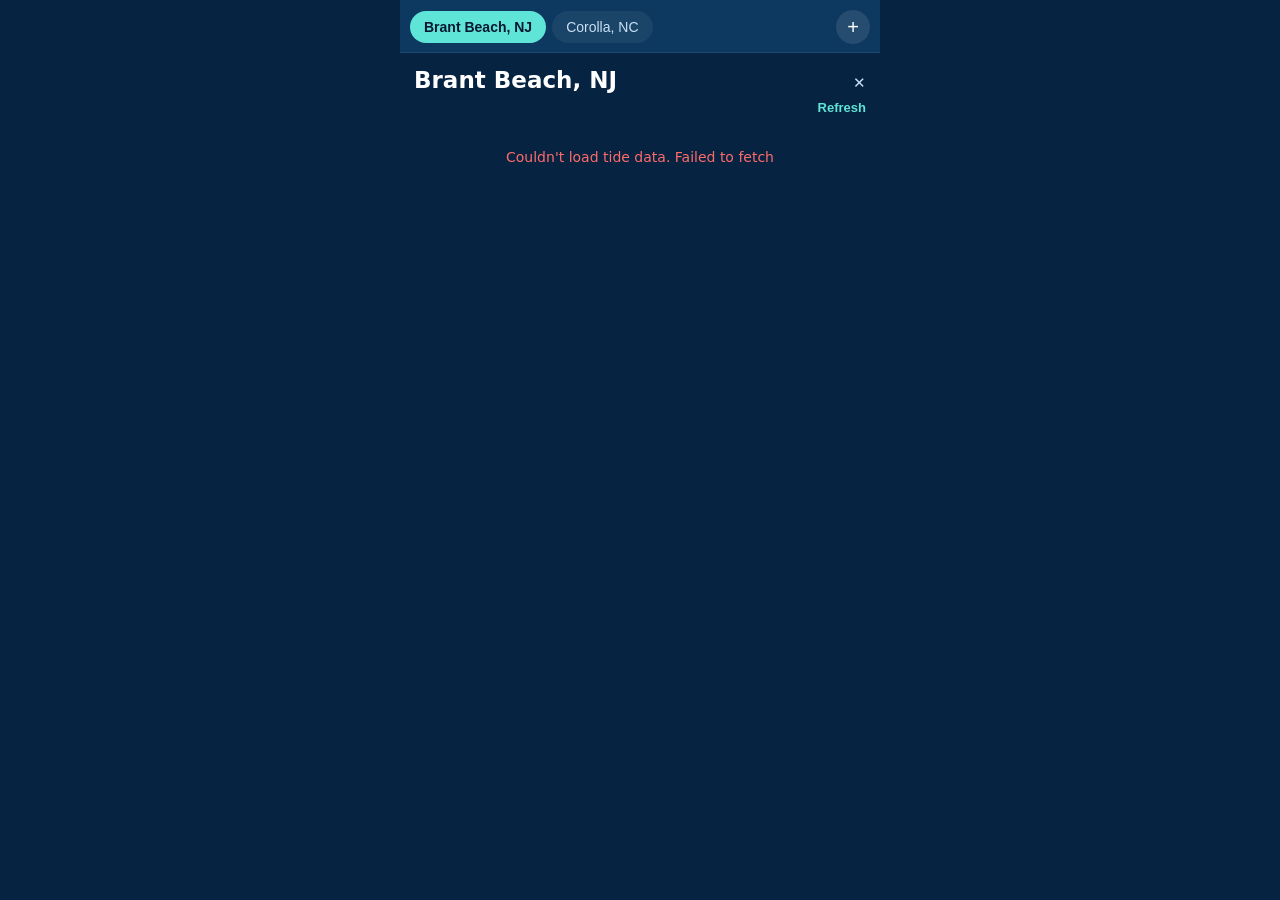
<file: tides/index.html>
<!DOCTYPE html>
<html lang="en">
<head>
<meta charset="UTF-8">
<meta name="viewport" content="width=device-width, initial-scale=1, viewport-fit=cover, user-scalable=yes">
<title>Beach Tides</title>
<meta name="apple-mobile-web-app-capable" content="yes">
<meta name="apple-mobile-web-app-status-bar-style" content="black-translucent">
<meta name="theme-color" content="#062341">
<link rel="apple-touch-icon" href="icons/icon-180.png">
<link rel="manifest" href="manifest.json">
<link rel="stylesheet" href="style.css?v=6">
</head>
<body>
<div id="app">

  <header id="tabbar">
    <div id="tabs"></div>
    <button id="addTabBtn" aria-label="Add location">+</button>
  </header>

  <main id="panels"></main>

</div>

<div id="addModal" class="modal hidden">
  <div class="modal-card">
    <h2>Add a location</h2>
    <p class="hint">Type a city and state, like <code>Ocean City, NJ</code>.</p>
    <input id="addInput" type="text" placeholder="City, State" autocapitalize="words" autocorrect="off">
    <p id="addError" class="error hidden"></p>
    <div class="modal-actions">
      <button id="addCancelBtn" class="secondary">Cancel</button>
      <button id="addConfirmBtn">Add</button>
    </div>
  </div>
</div>

<script src="app.js?v=8"></script>
</body>
</html>
</file>
<file: style.css>
:root {
  color-scheme: dark;
  --bg: #0b1d3a;
  --bg2: #122a52;
  --card: #17335f;
  --text: #eef3fb;
  --muted: #9fb3d1;
  --accent: #5fb8ff;
  --warm: #ff9f5a;
  --cool: #5fb8ff;
  --rain: #4a90e2;
  --danger: #ff6b6b;
}

* { box-sizing: border-box; -webkit-tap-highlight-color: transparent; }

html, body {
  margin: 0;
  height: 100%;
  background: var(--bg);
  color: var(--text);
  font-family: -apple-system, system-ui, "Helvetica Neue", Arial, sans-serif;
}

#app {
  display: flex;
  flex-direction: column;
  min-height: 100vh;
  padding-top: env(safe-area-inset-top);
  max-width: 480px;
  margin: 0 auto;
  background: var(--bg);
}

#tabbar {
  display: flex;
  align-items: center;
  gap: 8px;
  padding: 10px 10px 8px;
  background: var(--bg2);
  border-bottom: 1px solid rgba(255,255,255,0.08);
  position: sticky;
  top: 0;
  z-index: 5;
}

#tabs {
  display: flex;
  gap: 6px;
  overflow-x: auto;
  flex: 1;
  scrollbar-width: none;
}
#tabs::-webkit-scrollbar { display: none; }

.tab {
  flex: 0 0 auto;
  padding: 8px 14px;
  border-radius: 999px;
  background: rgba(255,255,255,0.06);
  color: var(--muted);
  font-size: 14px;
  white-space: nowrap;
  border: none;
}

.tab.active {
  background: var(--accent);
  color: #06182f;
  font-weight: 600;
}

#addTabBtn {
  flex: 0 0 auto;
  width: 34px;
  height: 34px;
  border-radius: 50%;
  border: none;
  background: rgba(255,255,255,0.1);
  color: var(--text);
  font-size: 20px;
  line-height: 1;
}

#panels {
  flex: 1;
  padding: 14px 14px 40px;
}

.panel { display: none; }
.panel.active { display: block; }

.panel-header {
  display: flex;
  align-items: baseline;
  justify-content: space-between;
  margin-bottom: 4px;
}

.panel-header h1 {
  font-size: 20px;
  margin: 0;
}

.edit-btn {
  background: none;
  border: none;
  color: var(--muted);
  font-size: 16px;
  padding: 4px 8px;
}

.updated-row {
  display: flex;
  align-items: center;
  gap: 10px;
  color: var(--muted);
  font-size: 12px;
  margin-bottom: 14px;
}

.source-row {
  color: var(--muted);
  font-size: 11px;
  margin-bottom: 14px;
  line-height: 1.4;
}

.source-row b { color: var(--text); }

.refresh-btn {
  background: none;
  border: none;
  color: var(--accent);
  font-size: 12px;
  padding: 0;
}

.status {
  color: var(--muted);
  font-size: 14px;
  padding: 20px 0;
  text-align: center;
}
.status.error { color: var(--danger); }

.cards {
  display: grid;
  grid-template-rows: repeat(2, auto);
  grid-auto-flow: column;
  gap: 10px;
  overflow-x: auto;
  padding-bottom: 8px;
  margin-bottom: 18px;
  width: fit-content;
  max-width: 100%;
}

.fcard {
  flex: 0 0 auto;
  width: 108px;
  background: var(--card);
  border-radius: 14px;
  padding: 10px 8px;
  text-align: center;
}

.fcard-empty {
  visibility: hidden;
}

.fcard .name {
  font-size: 12px;
  color: var(--muted);
  margin-bottom: 4px;
  white-space: nowrap;
  overflow: hidden;
  text-overflow: ellipsis;
}

.fcard .icon { font-size: 26px; margin: 2px 0; }

.fcard .temp {
  font-size: 18px;
  font-weight: 600;
}

.fcard .precip {
  font-size: 11px;
  color: var(--rain);
  margin-top: 2px;
}

.fcard .wind {
  font-size: 11px;
  color: var(--muted);
  margin-top: 2px;
}

.chart-section h2 {
  font-size: 13px;
  color: var(--muted);
  font-weight: 500;
  margin: 0 0 6px;
}

.chart-wrap {
  overflow-x: auto;
  background: var(--card);
  border-radius: 14px;
  margin-bottom: 20px;
}

.chart-wrap svg { display: block; }

.hourly-chart {
  display: flex;
  background: #ffffff;
  border-radius: 14px;
  overflow: hidden;
  margin-bottom: 6px;
  border: 1px solid rgba(255,255,255,0.15);
  width: fit-content;
  max-width: 100%;
}

.hc-labels {
  flex: 0 0 62px;
  display: flex;
  flex-direction: column;
  background: #ffffff;
  border-right: 1px solid #ccc;
}

.hc-row {
  display: flex;
  align-items: center;
  padding-left: 6px;
  font-size: 10px;
  line-height: 1.2;
  color: #555;
}

.hc-scroll {
  flex: 0 1 auto;
  min-width: 0;
  overflow-x: auto;
}

.hc-scroll svg { display: block; }

.detailed-list {
  margin-top: 6px;
}

.detail-item {
  padding: 10px 0;
  border-bottom: 1px solid rgba(255,255,255,0.08);
  font-size: 13px;
  color: var(--muted);
}

.detail-item b { color: var(--text); }

/* modal */
.modal {
  position: fixed;
  inset: 0;
  background: rgba(0,0,0,0.55);
  display: flex;
  align-items: center;
  justify-content: center;
  padding: 20px;
  z-index: 20;
}
.modal.hidden { display: none; }

.modal-card {
  background: var(--bg2);
  border-radius: 16px;
  padding: 20px;
  width: 100%;
  max-width: 360px;
}

.modal-card h2 {
  margin: 0 0 10px;
  font-size: 17px;
}

.modal-card .hint {
  font-size: 13px;
  color: var(--muted);
  margin: 0 0 12px;
}

.modal-card input {
  width: 100%;
  padding: 10px 12px;
  border-radius: 10px;
  border: 1px solid rgba(255,255,255,0.15);
  background: rgba(255,255,255,0.06);
  color: var(--text);
  font-size: 15px;
  margin-bottom: 10px;
}

.error {
  color: var(--danger);
  font-size: 13px;
  margin: 0 0 10px;
}

.modal-actions {
  display: flex;
  justify-content: flex-end;
  gap: 10px;
  margin-top: 6px;
}

.modal-actions button {
  padding: 10px 16px;
  border-radius: 10px;
  border: none;
  font-size: 14px;
  font-weight: 600;
  background: var(--accent);
  color: #06182f;
}

.modal-actions .secondary {
  background: rgba(255,255,255,0.08);
  color: var(--text);
}

.modal-actions .danger {
  background: var(--danger);
  color: #2b0505;
  margin-right: auto;
}
</file>
<file: tides/style.css>
:root {
  color-scheme: dark;
  --bg: #062341;
  --bg2: #0d3860;
  --card: #0e3f6b;
  --tide-card: #0a4f5c;
  --text: #ffffff;
  --muted: #c9e0f4;
  --accent: #5fe4d8;
  --danger: #ff6b6b;
}

* { box-sizing: border-box; -webkit-tap-highlight-color: transparent; }

html, body {
  margin: 0;
  height: 100%;
  background: var(--bg);
  color: var(--text);
  font-family: -apple-system, system-ui, "Helvetica Neue", Arial, sans-serif;
}

#app {
  display: flex;
  flex-direction: column;
  min-height: 100vh;
  padding-top: env(safe-area-inset-top);
  max-width: 480px;
  margin: 0 auto;
  background: var(--bg);
}

#tabbar {
  display: flex;
  align-items: center;
  gap: 8px;
  padding: 10px 10px 8px;
  background: var(--bg2);
  border-bottom: 1px solid rgba(255,255,255,0.08);
  position: sticky;
  top: 0;
  z-index: 5;
}

#tabs {
  display: flex;
  gap: 6px;
  overflow-x: auto;
  flex: 1;
  scrollbar-width: none;
}
#tabs::-webkit-scrollbar { display: none; }

.tab {
  flex: 0 0 auto;
  padding: 8px 14px;
  border-radius: 999px;
  background: rgba(255,255,255,0.06);
  color: var(--muted);
  font-size: 14px;
  white-space: nowrap;
  border: none;
}

.tab.active {
  background: var(--accent);
  color: #06182f;
  font-weight: 600;
}

#addTabBtn {
  flex: 0 0 auto;
  width: 34px;
  height: 34px;
  border-radius: 50%;
  border: none;
  background: rgba(255,255,255,0.1);
  color: var(--text);
  font-size: 20px;
  line-height: 1;
}

#panels {
  flex: 1;
  padding: 14px 14px 40px;
}

.panel { display: none; }
.panel.active { display: block; }

.panel-header {
  display: flex;
  align-items: baseline;
  justify-content: space-between;
  margin-bottom: 4px;
}

.panel-header h1 {
  font-size: 23px;
  font-weight: 800;
  margin: 0;
}

.updated-row {
  display: flex;
  align-items: center;
  justify-content: space-between;
  color: var(--muted);
  font-size: 13px;
  font-weight: 600;
  margin-bottom: 14px;
}

.refresh-btn {
  background: none;
  border: none;
  color: var(--accent);
  font-size: 13px;
  font-weight: 700;
  padding: 0;
}

.remove-btn {
  background: none;
  border: none;
  color: var(--muted);
  font-size: 15px;
  padding: 4px 0 4px 10px;
}

/* modal */
.modal {
  position: fixed;
  inset: 0;
  background: rgba(0,0,0,0.55);
  display: flex;
  align-items: center;
  justify-content: center;
  padding: 20px;
  z-index: 20;
}
.modal.hidden { display: none; }

.modal-card {
  background: var(--bg2);
  border-radius: 16px;
  padding: 20px;
  width: 100%;
  max-width: 360px;
}

.modal-card h2 {
  margin: 0 0 10px;
  font-size: 17px;
}

.modal-card .hint {
  font-size: 13px;
  color: var(--muted);
  margin: 0 0 12px;
}

.modal-card input {
  width: 100%;
  padding: 10px 12px;
  border-radius: 10px;
  border: 1px solid rgba(255,255,255,0.15);
  background: rgba(255,255,255,0.06);
  color: var(--text);
  font-size: 15px;
  margin-bottom: 10px;
}

.error {
  color: var(--danger);
  font-size: 13px;
  margin: 0 0 10px;
}

.modal-actions {
  display: flex;
  justify-content: flex-end;
  gap: 10px;
  margin-top: 6px;
}

.modal-actions button {
  padding: 10px 16px;
  border-radius: 10px;
  border: none;
  font-size: 14px;
  font-weight: 600;
  background: var(--accent);
  color: #06182f;
}

.modal-actions .secondary {
  background: rgba(255,255,255,0.08);
  color: var(--text);
}

.status {
  color: var(--muted);
  font-size: 14px;
  padding: 20px 0;
  text-align: center;
}
.status.error { color: var(--danger); }

.chart-section {
  margin-bottom: 18px;
}

.chart-section h2 {
  font-size: 14px;
  color: var(--text);
  font-weight: 700;
  margin: 0 0 8px;
}

.cond-row {
  display: flex;
  gap: 10px;
  margin-bottom: 12px;
}

.cond {
  flex: 1;
  background: var(--card);
  border-radius: 12px;
  padding: 12px 6px;
  text-align: center;
}

.cond-label {
  font-size: 12px;
  color: var(--muted);
  font-weight: 700;
  text-transform: uppercase;
  letter-spacing: 0.03em;
  margin-bottom: 5px;
}

.cond-val {
  font-size: 21px;
  font-weight: 800;
  color: var(--text);
  line-height: 1.15;
}

.cond-sub {
  font-size: 14px;
  color: var(--muted);
  font-weight: 600;
  margin-top: 3px;
}

.tide-row {
  display: grid;
  grid-template-columns: repeat(auto-fit, minmax(80px, 1fr));
}

.tide-row .cond {
  background: var(--tide-card);
}

.day-heading {
  font-size: 12px;
  color: var(--accent);
  font-weight: 600;
  margin: 14px 0 6px;
  text-transform: uppercase;
  letter-spacing: 0.03em;
}
.day-heading:first-child { margin-top: 0; }

.source-row {
  color: var(--muted);
  font-size: 11px;
  margin-top: 8px;
  line-height: 1.5;
}

.source-row b { color: var(--text); }
</file>
